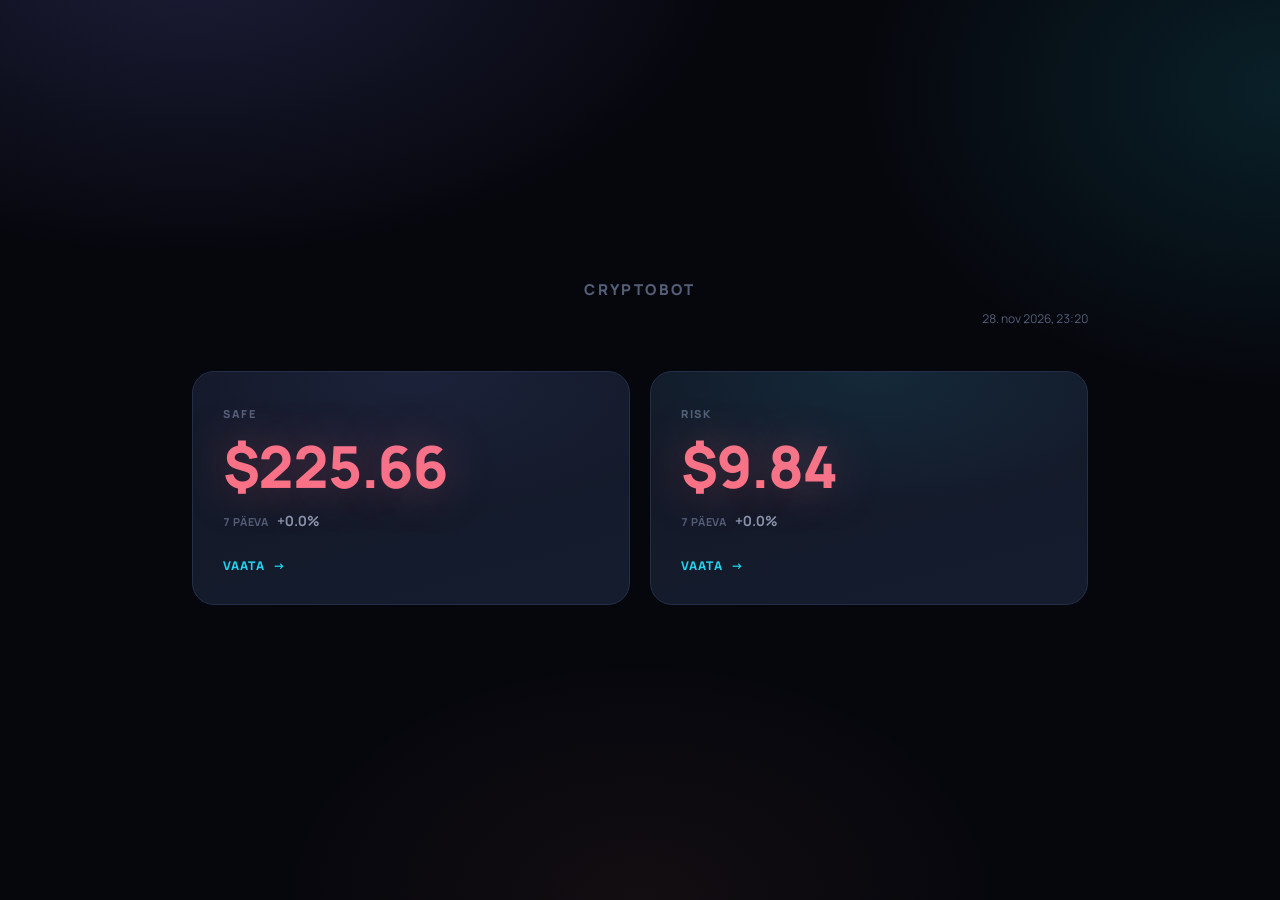
<file: index.html>
<!DOCTYPE html>
<html lang="et">
<head>
<meta charset="UTF-8">
<meta name="viewport" content="width=device-width, initial-scale=1, viewport-fit=cover">
<meta name="theme-color" content="#06070d">
<title>Cryptobot</title>
<link rel="preconnect" href="https://fonts.googleapis.com">
<link rel="preconnect" href="https://fonts.gstatic.com" crossorigin>
<link href="https://fonts.googleapis.com/css2?family=Manrope:wght@400;500;600;700;800;900&display=swap" rel="stylesheet">
<link rel="stylesheet" href="style.css">
</head>
<body>
<div class="landing">
  <div class="landing-head">
    <h1>Cryptobot</h1>
    <div class="updated" id="updated">&nbsp;</div>
  </div>

  <div class="balances">
    <a class="balance-card" href="cryptobot.html" style="--card-glow: rgba(124,127,242,0.16)">
      <div class="label">Safe</div>
      <div class="amount" id="bot-amount">—</div>
      <div class="week" id="bot-week"><span class="week-label">7 päeva</span><span>—</span></div>
      <div class="enter">Vaata <span class="arrow">&rarr;</span></div>
    </a>

    <a class="balance-card" href="moonshot.html" style="--card-glow: rgba(34,211,238,0.16)">
      <div class="label">Risk</div>
      <div class="amount" id="moon-amount">—</div>
      <div class="week" id="moon-week"><span class="week-label">7 päeva</span><span>—</span></div>
      <div class="enter">Vaata <span class="arrow">&rarr;</span></div>
    </a>
  </div>
</div>

<script>
const fmtUsd = (n) => (n === null || n === undefined || isNaN(n)) ? '—'
  : (n < 0 ? '-$' : '$') + Math.abs(n).toLocaleString('en-US', { minimumFractionDigits: 2, maximumFractionDigits: 2 });
const fmtPct = (n) => (n === null || n === undefined || isNaN(n)) ? '—' : (n >= 0 ? '+' : '') + n.toFixed(1) + '%';

async function fetchJson(path, fallback) {
  try {
    const res = await fetch(path + '?t=' + Date.now());
    if (!res.ok) return fallback;
    return await res.json();
  } catch (e) { return fallback; }
}

// Percentage change over the trailing 7 days, from the hourly net-worth
// snapshots each scanner writes. Returns null rather than a made-up number
// when there isn't a data point old enough to compare against yet - a fresh
// deploy has no week of history and shouldn't pretend otherwise.
function weekChangePct(history, currentNetWorth) {
  if (!Array.isArray(history) || history.length === 0 || currentNetWorth == null) return null;
  const weekAgo = Date.now() - 7 * 24 * 3600 * 1000;
  let baseline = null;
  for (const point of history) {
    const t = new Date(point.ts).getTime();
    if (isNaN(t)) continue;
    if (t <= weekAgo) baseline = point;      // keep walking forward to the newest point still older than a week
    else { if (baseline === null) baseline = point; break; }
  }
  if (!baseline || !baseline.net_worth) return null;
  return (currentNetWorth / baseline.net_worth - 1) * 100;
}

function paint(prefix, netWorth, startingBalance, history) {
  const amountEl = document.getElementById(prefix + '-amount');
  const weekEl = document.getElementById(prefix + '-week');

  if (netWorth == null) {
    amountEl.textContent = '—';
    weekEl.innerHTML = '<span class="week-label">7 päeva</span><span>ootab andmeid</span>';
    weekEl.className = 'week flat';
    return;
  }

  amountEl.textContent = fmtUsd(netWorth);
  // Colour the balance by whether the account is up or down overall, so the
  // number itself carries the state without any extra label.
  const vsStart = startingBalance ? netWorth - startingBalance : 0;
  amountEl.className = 'amount ' + (vsStart > 0 ? 'good' : vsStart < 0 ? 'bad' : '');

  const wk = weekChangePct(history, netWorth);
  if (wk === null) {
    weekEl.innerHTML = '<span class="week-label">7 päeva</span><span>vähe ajalugu</span>';
    weekEl.className = 'week flat';
  } else {
    weekEl.innerHTML = '<span class="week-label">7 päeva</span><span>' + fmtPct(wk) + '</span>';
    weekEl.className = 'week ' + (wk > 0 ? 'good' : wk < 0 ? 'bad' : 'flat');
  }
}

async function main() {
  const [botPortfolio, botHistory, moonDash, moonHistory] = await Promise.all([
    fetchJson('data/memecoin_portfolio.json', null),
    fetchJson('data/memecoin_networth_history.json', []),
    fetchJson('data/pumpfun_dashboard.json', null),
    fetchJson('data/pumpfun_networth_history.json', []),
  ]);

  // The bot sleeve has no pre-computed net worth file, but its hourly history
  // does - so use the newest snapshot rather than re-valuing every position
  // in the browser (which would need a live price call per holding).
  let botNet = null;
  if (Array.isArray(botHistory) && botHistory.length) {
    botNet = botHistory[botHistory.length - 1].net_worth;
  } else if (botPortfolio) {
    // Fall back to cost basis until the first snapshot lands.
    botNet = botPortfolio.balance
      + Object.values(botPortfolio.positions || {}).reduce((s, p) => s + (p.amount_usd || 0), 0);
  }
  paint('bot', botNet, 1000, botHistory);

  const moonNet = moonDash ? moonDash.net_worth : null;
  paint('moon', moonNet, moonDash ? moonDash.starting_balance : 1000, moonHistory);

  const stamp = moonDash?.timestamp
    || (botHistory.length ? botHistory[botHistory.length - 1].ts : null);
  document.getElementById('updated').textContent = stamp
    ? new Date(stamp).toLocaleString('et-EE', { dateStyle: 'medium', timeStyle: 'short' })
    : '';
}

main();
setInterval(main, 60000);
</script>
</body>
</html>
</file>
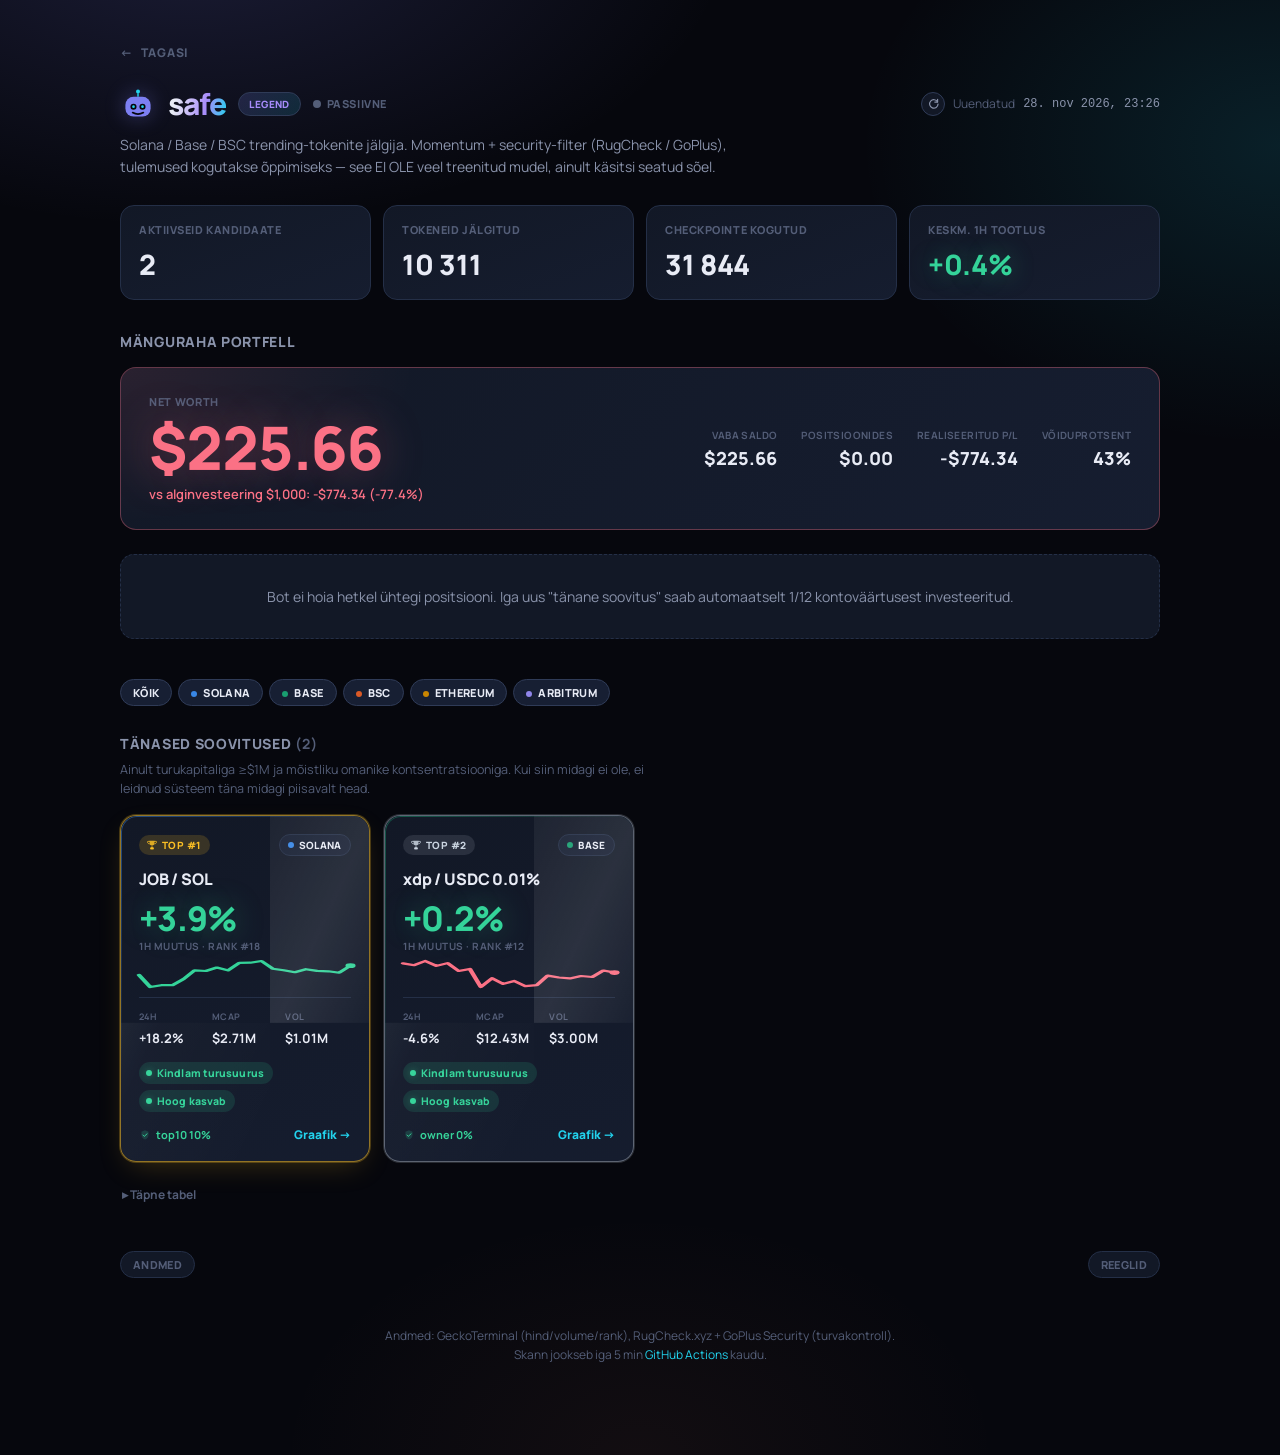
<file: cryptobot.html>
<!doctype html>
<html lang="et">
<head>
<meta charset="utf-8">
<meta name="viewport" content="width=device-width, initial-scale=1">
<title>Safe — Cryptobot</title>
<link rel="preconnect" href="https://fonts.googleapis.com">
<link href="https://fonts.googleapis.com/css2?family=Manrope:wght@400;500;600;700;800;900&display=swap" rel="stylesheet">
<link rel="stylesheet" href="style.css">
</head>
<body>
<div class="wrap">
  <a class="backlink" href="index.html"><span class="arrow">&larr;</span> Tagasi</a>
  <header>
    <div class="h1-row">
      <div class="mascot" id="mascot" aria-hidden="true">
        <svg viewBox="0 0 40 40" width="36" height="36">
          <circle cx="20" cy="6" r="2.2" fill="var(--accent3)"/>
          <line x1="20" y1="8" x2="20" y2="12" stroke="var(--accent3)" stroke-width="1.6"/>
          <rect x="6" y="12" width="28" height="22" rx="9" fill="url(#mascotGrad)"/>
          <circle class="mascot-eye" cx="15" cy="23" r="3.4" fill="var(--bg)"/>
          <circle class="mascot-eye" cx="25" cy="23" r="3.4" fill="var(--bg)"/>
          <circle class="mascot-pupil" cx="15" cy="23" r="1.5" fill="var(--accent3)"/>
          <circle class="mascot-pupil" cx="25" cy="23" r="1.5" fill="var(--accent3)"/>
          <path d="M14 29.5 Q20 33 26 29.5" stroke="var(--bg)" stroke-width="1.8" fill="none" stroke-linecap="round"/>
          <defs>
            <linearGradient id="mascotGrad" x1="0" y1="0" x2="40" y2="40">
              <stop offset="0%" stop-color="var(--accent)"/>
              <stop offset="100%" stop-color="var(--accent2)"/>
            </linearGradient>
          </defs>
        </svg>
      </div>
      <h1><span>safe</span></h1>
      <span class="level-badge" id="level-badge"></span>
      <div class="pulse-wrap"><span class="pulse-dot" id="pulse-dot"></span><span id="pulse-label">—</span></div>
    </div>
    <div class="updated">
      <button class="refresh-btn" id="refresh-btn" title="Värskenda andmeid" aria-label="Värskenda andmeid">
        <svg viewBox="0 0 20 20" fill="none"><path d="M16.2 7.5A6.5 6.5 0 1 0 17 10.8" stroke="currentColor" stroke-width="1.8" stroke-linecap="round"/><path d="M16.3 3.5v4.3h-4.3" stroke="currentColor" stroke-width="1.8" stroke-linecap="round" stroke-linejoin="round"/></svg>
      </button>
      Uuendatud <span class="mono" id="updated-ts">—</span>
    </div>
  </header>
  <p class="subtitle">Solana / Base / BSC trending-tokenite jälgija. Momentum + security-filter (RugCheck / GoPlus), tulemused kogutakse õppimiseks — see EI OLE veel treenitud mudel, ainult käsitsi seatud sõel.</p>

  <div class="tiles" id="tiles"></div>

  <section id="portfolio-section">
    <div class="section-head"><h2>Mänguraha portfell</h2></div>
    <div id="portfolio-hero"></div>
    <h3 class="holdings-title" id="holdings-title"></h3>
    <div id="portfolio-positions" style="margin-top: 12px;"></div>
  </section>

  <div class="chips" id="net-filter" style="margin-bottom: 28px;"></div>

  <section>
    <div class="section-head">
      <h2><span id="coin-section-title">Tänased soovitused</span> <span class="count" id="cand-count"></span></h2>
      <button class="chip" id="show-all-toggle"></button>
    </div>
    <p class="coin-section-sub" id="coin-section-sub"></p>
    <div id="coin-grid"></div>
    <details class="raw-table" id="raw-table-wrap">
      <summary>Täpne tabel</summary>
      <div id="candidates-table"></div>
    </details>
  </section>

  <section>
    <div class="section-head chips" style="margin-bottom: 0;">
      <button class="chip" id="data-toggle">Andmed</button>
      <button class="chip" id="rules-toggle">Reeglid</button>
    </div>

    <div id="data-panel" class="bottom-panel" hidden>
      <div class="section-head" style="margin-top: 24px;"><h2>Turu kaart</h2></div>
      <div id="scatter-wrap"></div>

      <div class="section-head" style="margin-top: 24px;"><h2>Tulemused checkpointide kaupa</h2></div>
      <div id="outcomes"></div>

      <div class="section-head" style="margin-top: 24px;"><h2>Suletud tehingud</h2></div>
      <div id="portfolio-closed"></div>

      <div class="section-head" style="margin-top: 24px;"><h2>Viimased leiud</h2></div>
      <div id="feed"></div>
    </div>

    <div id="rules-panel" class="bottom-panel" hidden>
      <div id="rules-content"></div>
    </div>
  </section>

  <footer>
    Andmed: GeckoTerminal (hind/volume/rank), RugCheck.xyz + GoPlus Security (turvakontroll).<br>
    Skann jookseb iga 5 min <a href="https://github.com/skrrrando/cryptobot" target="_blank" rel="noopener">GitHub Actions</a> kaudu.
  </footer>
</div>

<div id="tooltip"></div>

<script>
const NET_COLOR = { solana: 'var(--net-solana)', base: 'var(--net-base)', bsc: 'var(--net-bsc)', eth: 'var(--net-eth)', arbitrum: 'var(--net-arbitrum)', polygon_pos: 'var(--net-polygon_pos)' };
const NET_COLOR_HEX = { solana: '#3987e5', base: '#199e70', bsc: '#d95926', eth: '#c98500', arbitrum: '#9085e9', polygon_pos: '#d55181' };
const NET_LABEL = { solana: 'Solana', base: 'Base', bsc: 'BSC', eth: 'Ethereum', arbitrum: 'Arbitrum', polygon_pos: 'Polygon' };
const SHIELD_SVG = `<svg viewBox="0 0 20 20" fill="none"><path d="M10 2l6 2.5v4.7c0 4-2.6 7.3-6 8.3-3.4-1-6-4.3-6-8.3V4.5L10 2z" fill="currentColor" opacity="0.18"/><path d="M6.5 10l2.3 2.3L13.5 8" stroke="currentColor" stroke-width="1.6" stroke-linecap="round" stroke-linejoin="round"/></svg>`;
const TROPHY_SVG = `<svg viewBox="0 0 20 20" fill="none"><path d="M6 3h8v4a4 4 0 0 1-8 0V3z" fill="currentColor" opacity="0.85"/><path d="M6 4H3.5a1 1 0 0 0-1 1.2c.3 1.6 1.3 2.7 3 3M14 4h2.5a1 1 0 0 1 1 1.2c-.3 1.6-1.3 2.7-3 3" stroke="currentColor" stroke-width="1.3" stroke-linecap="round"/><path d="M10 11v2.5M7.5 16.5h5M8 14.2h4l.6 2.3H7.4l.6-2.3z" fill="currentColor" stroke="currentColor" stroke-width="1.1" stroke-linejoin="round"/></svg>`;

const fmtUsd = (n) => {
  if (n === null || n === undefined || isNaN(n)) return '—';
  if (Math.abs(n) >= 1e6) return '$' + (n / 1e6).toFixed(2) + 'M';
  if (Math.abs(n) >= 1e3) return '$' + (n / 1e3).toFixed(1) + 'K';
  return (n < 0 ? '-$' : '$') + Math.abs(n).toFixed(Math.abs(n) > 0 && Math.abs(n) < 1 ? 4 : 2);
};
// Full precision, never abbreviated to K/M - for the Net Worth hero number,
// which is exactly the figure the user wants to read exactly, not rounded.
const fmtUsdFull = (n) => {
  if (n === null || n === undefined || isNaN(n)) return '—';
  return (n < 0 ? '-$' : '$') + Math.abs(n).toLocaleString('en-US', { minimumFractionDigits: 2, maximumFractionDigits: 2 });
};
// Memecoin entry prices are often fractions of a cent (e.g. $0.00000734) -
// toFixed(2) would just print "$0.00" for almost every token, so this shows
// enough decimal places to keep the first couple of significant digits.
const fmtPrice = (n) => {
  if (n === null || n === undefined || isNaN(n) || n <= 0) return '—';
  if (n >= 1) return '$' + n.toFixed(4).replace(/0+$/, '').replace(/\.$/, '');
  const decimals = Math.min(12, Math.max(2, -Math.floor(Math.log10(n)) + 2));
  return '$' + n.toFixed(decimals);
};
const fmtPct = (n) => {
  if (n === null || n === undefined || isNaN(n)) return '—';
  return (n >= 0 ? '+' : '') + n.toFixed(1) + '%';
};
const pctClass = (n) => (n === null || n === undefined || isNaN(n)) ? '' : (n >= 0 ? 'good' : 'bad');
const timeAgo = (isoStr) => {
  if (!isoStr) return '—';
  const diffMs = Date.now() - new Date(isoStr).getTime();
  const mins = Math.round(diffMs / 60000);
  if (mins < 1) return 'nüüd';
  if (mins < 60) return mins + ' min';
  const hrs = Math.round(mins / 60);
  if (hrs < 24) return hrs + ' h';
  return Math.round(hrs / 24) + ' päeva';
};
const geckoterminalLink = (network, poolAddress) => `https://www.geckoterminal.com/${network}/pools/${poolAddress}`;
const asFloat = (v) => { const n = parseFloat(v); return isNaN(n) ? 0 : n; };

// ---- Quick-read tags: short, plain-language "what's good / what to watch" --
// Simple threshold rules over the same fields already shown elsewhere on the
// card - not a hidden score, just a faster way to read numbers you can also
// see spelled out. Every candidate here already passed the hard security
// gate, so "caution" tags are about degree, not a pass/fail result.
// Mirrors scan_memecoins.py's classify_recommendation() - down to the two
// conditions that actually tested as significant against 985 tracked
// candidates (permutation test, 360min horizon): mcap >= $1M (p=0.008) and
// concentration not too high (p=0.047). Every other tag this used to check
// (momentum, 24h trend, holder growth, wash-trading, whale share, liquidity
// lock, market risk-off) tested as noise or turned out to be permanently
// dead (GeckoTerminal never once returns locked_liquidity_percentage; real
// SOL h1 moves never got near the old risk-off threshold) - see the Python
// function's own docstring for the full numbers. Still shown as informational
// context below, just no longer part of the pass/fail decision.
function getTags(c) {
  const mcap = c.market_cap_usd || 0;
  const sec = c.security || {};
  const concentration = c.network === 'solana' ? sec.top10_pct : sec.owner_creator_pct;
  const concHigh = c.network === 'solana' ? 30 : 10;

  const passed = mcap >= 1000000 && (concentration == null || concentration <= concHigh);

  const good = [], caution = [];
  if (mcap >= 1000000) good.push('Kindlam turusuurus');
  if (concentration != null && concentration > concHigh) caution.push('Kontsentreeritud omanikud');

  // Informational only, from here down - not part of `passed`.
  const accel = c.features?.h1_accel;
  const h24 = asFloat(c.price_change_pct?.h24);
  const holderGrowth = sec.holder_growth_pct;
  if (accel != null && accel > 0) good.push('Hoog kasvab');
  if (h24 >= 20) good.push('Tugev 24h trend');
  if (holderGrowth != null && holderGrowth >= 5) good.push('Hoidjaid juurde tuleb');
  if (mcap > 0 && mcap < 200000) caution.push('Väike turg');
  if (sec.whale_buyer_pct != null && sec.whale_buyer_pct >= 40) caution.push('Üks rahakott domineerib');
  if (holderGrowth != null && holderGrowth < 0) caution.push('Hoidjad lahkumas');

  return { passed, good: good.slice(0, 2), caution: caution.slice(0, 2) };
}

async function fetchJson(path, fallback) {
  try {
    const res = await fetch(path + '?t=' + Date.now());
    if (!res.ok) return fallback;
    return await res.json();
  } catch (e) { return fallback; }
}
async function fetchJsonl(path) {
  try {
    const res = await fetch(path + '?t=' + Date.now());
    if (!res.ok) return [];
    const text = await res.text();
    return text.split('\n').filter(Boolean).map(line => {
      try { return JSON.parse(line); } catch (e) { return null; }
    }).filter(Boolean);
  } catch (e) { return []; }
}

// ---- live price lookup for open positions (mirrors scan_memecoins.py's
// fetch_pool_price - same public, keyless GeckoTerminal endpoint) ----------
async function fetchLivePrice(network, poolAddress) {
  try {
    const res = await fetch(`https://api.geckoterminal.com/api/v2/networks/${network}/pools/${poolAddress}`);
    if (!res.ok) return null;
    const data = await res.json();
    return asFloat(data?.data?.attributes?.base_token_price_usd) || null;
  } catch (e) { return null; }
}

// ---- animated count-up for stat tiles -------------------------------------
function animateNetWorth(el, target) {
  if (!el) return;
  const start = 0, dur = 900, t0 = performance.now();
  function step(t) {
    const p = Math.min((t - t0) / dur, 1);
    const eased = 1 - Math.pow(1 - p, 3);
    el.textContent = fmtUsdFull(start + (target - start) * eased);
    if (p < 1) requestAnimationFrame(step);
  }
  requestAnimationFrame(step);
}

function animateCount(el, target, isPct) {
  const start = 0, dur = 700, t0 = performance.now();
  function step(t) {
    const p = Math.min((t - t0) / dur, 1);
    const eased = 1 - Math.pow(1 - p, 3);
    const val = start + (target - start) * eased;
    el.textContent = isPct ? (val >= 0 ? '+' : '') + val.toFixed(1) + '%' : Math.round(val).toLocaleString('et-EE');
    if (p < 1) requestAnimationFrame(step);
  }
  requestAnimationFrame(step);
}

function renderTile(label, value, cls, animateTo, isPct) {
  const id = 'tile-' + Math.random().toString(36).slice(2, 8);
  return { html: `<div class="tile"><div class="label">${label}</div><div class="value ${cls || ''}" id="${id}">${animateTo == null ? value : '0'}</div></div>`, id, target: animateTo, isPct };
}

// ---- Tooltip -------------------------------------------------------------
const tooltipEl = document.getElementById('tooltip');
function showTooltip(evt, titleText, rows) {
  tooltipEl.innerHTML = '';
  const title = document.createElement('div');
  title.className = 'tt-title';
  title.textContent = titleText;
  tooltipEl.appendChild(title);
  rows.forEach(([label, value, color]) => {
    const row = document.createElement('div');
    row.className = 'tt-row';
    const left = document.createElement('span');
    if (color) {
      const key = document.createElement('span');
      key.className = 'tt-key';
      key.style.background = color;
      left.appendChild(key);
    }
    left.appendChild(document.createTextNode(label));
    const right = document.createElement('b');
    right.textContent = value;
    row.appendChild(left);
    row.appendChild(right);
    tooltipEl.appendChild(row);
  });
  tooltipEl.classList.add('show');
  moveTooltip(evt);
}
function moveTooltip(evt) {
  const x = evt.clientX ?? (evt.target.getBoundingClientRect().left + evt.target.getBoundingClientRect().width / 2);
  const y = evt.clientY ?? evt.target.getBoundingClientRect().top;
  const pad = 16;
  let left = x + pad, top = y + pad;
  if (left + 230 > window.innerWidth) left = x - 230 - pad;
  if (top + 120 > window.innerHeight) top = y - 120 - pad;
  tooltipEl.style.left = left + 'px';
  tooltipEl.style.top = top + 'px';
}
function hideTooltip() { tooltipEl.classList.remove('show'); }

// ---- Coin card grid: the game-board (primary candidates view) -----------
const RECOMMENDED_CAP = 6; // "a couple of good ones a day", not the whole list

function renderSparkline(history) {
  if (!history || history.length < 2) return '';
  const values = history.map(h => h.h1);
  const min = Math.min(...values), max = Math.max(...values);
  const range = (max - min) || 1;
  const w = 100, h = 26;
  const points = values.map((v, i) => {
    const x = (i / (values.length - 1)) * w;
    const y = h - ((v - min) / range) * h;
    return `${x.toFixed(1)},${y.toFixed(1)}`;
  }).join(' ');
  const rising = values[values.length - 1] >= values[0];
  const color = rising ? 'var(--good)' : 'var(--bad)';
  const lastX = w, lastY = h - ((values[values.length - 1] - min) / range) * h;
  return `<svg class="sparkline" viewBox="0 0 ${w} ${h}" preserveAspectRatio="none">
    <polyline points="${points}" fill="none" stroke="${color}" stroke-width="2.2" stroke-linecap="round" stroke-linejoin="round"/>
    <circle cx="${lastX.toFixed(1)}" cy="${lastY.toFixed(1)}" r="2.4" fill="${color}"/>
  </svg>`;
}

function renderCoinGrid(candidates, activeNetworks, showAll, hotState) {
  const grid = document.getElementById('coin-grid');
  const countEl = document.getElementById('cand-count');
  const titleEl = document.getElementById('coin-section-title');
  const subEl = document.getElementById('coin-section-sub');
  const toggleBtn = document.getElementById('show-all-toggle');

  const allVisible = candidates.filter(c => activeNetworks.has(c.network))
    .sort((a, b) => asFloat(b.price_change_pct?.h1) - asFloat(a.price_change_pct?.h1));

  const withTags = allVisible.map(c => ({ c, tags: getTags(c) }));
  const recommended = withTags.filter(x => x.tags.passed)
    .slice(0, RECOMMENDED_CAP);

  const shown = showAll ? withTags : recommended;

  titleEl.textContent = showAll ? 'Kõik kandidaadid' : 'Tänased soovitused';
  countEl.textContent = shown.length ? `(${shown.length})` : '';
  subEl.textContent = showAll
    ? 'Kõik momentum + security filtri läbinud tokenid, halvimast parimani.'
    : 'Ainult turukapitaliga ≥$1M ja mõistliku omanike kontsentratsiooniga. Kui siin midagi ei ole, ei leidnud süsteem täna midagi piisavalt head.';

  toggleBtn.textContent = showAll ? `← Ainult soovitused` : `Kõik kandidaadid (${allVisible.length})`;
  toggleBtn.style.display = allVisible.length > recommended.length || showAll ? '' : 'none';

  if (candidates.length === 0) {
    grid.innerHTML = `<div class="empty">Hetkel ühtegi kandidaati ei ole. Bot skannib iga 5 min ja alertib Telegramis, kui midagi läbi mõlema filtri (momentum + security) tuleb.</div>`;
    return;
  }
  if (allVisible.length === 0) {
    grid.innerHTML = `<div class="empty">Valitud võrgul kandidaate pole.</div>`;
    return;
  }
  if (shown.length === 0) {
    grid.innerHTML = `<div class="empty">Süsteem eelistab täna mitte midagi soovitada, kui midagi selget silma ei jää — vaata "Kõik kandidaadid", kui tahad ise kõiki läbi vaadata.</div>`;
    return;
  }

  const medalNames = { 1: 'TOP #1', 2: 'TOP #2', 3: 'TOP #3' };

  grid.innerHTML = `<div class="coin-grid">${shown.map(({ c, tags }, i) => {
    const medal = i < 3 ? i + 1 : null;
    const h1 = asFloat(c.price_change_pct?.h1);
    const h24 = asFloat(c.price_change_pct?.h24);
    const vol = asFloat(c.volume_usd?.h24);
    const sec = c.security || {};
    const secLine = c.network === 'solana' ? `top10 ${sec.top10_pct?.toFixed(0) ?? '—'}%` : `owner ${sec.owner_creator_pct?.toFixed(0) ?? '—'}%`;
    const tagRows = (tags.good.length || tags.caution.length) ? `<div class="tag-rows">
        ${tags.good.length ? `<div class="tag-row">${tags.good.map(t => `<span class="tag good"><span class="tag-dot"></span>${t}</span>`).join('')}</div>` : ''}
        ${tags.caution.length ? `<div class="tag-row">${tags.caution.map(t => `<span class="tag caution"><span class="tag-dot"></span>${t}</span>`).join('')}</div>` : ''}
      </div>` : '';
    return `<div class="coin-card ${medal ? 'medal-' + medal : ''}" style="--net-color:${NET_COLOR_HEX[c.network]}; animation-delay:${Math.min(i * 35, 400)}ms">
      <div class="card-top">
        ${medal ? `<span class="medal-badge medal-${medal}">${TROPHY_SVG}${medalNames[medal]}</span>` : `<span class="net-badge"><span class="dot" style="background:${NET_COLOR[c.network]}"></span>${NET_LABEL[c.network]}</span>`}
        ${medal ? `<span class="net-badge"><span class="dot" style="background:${NET_COLOR[c.network]}"></span>${NET_LABEL[c.network]}</span>` : ''}
      </div>
      <div class="card-name">${c.name}</div>
      <div class="card-hero ${pctClass(h1)}">${fmtPct(h1)}</div>
      <div class="card-hero-label">1h muutus · rank #${c.rank}</div>
      ${renderSparkline(hotState?.[c.id]?.history)}
      <div class="card-stats">
        <div><span class="stat-label">24h</span><span class="stat-val ${pctClass(h24)}">${fmtPct(h24)}</span></div>
        <div><span class="stat-label">Mcap</span><span class="stat-val">${fmtUsd(c.market_cap_usd)}</span></div>
        <div><span class="stat-label">Vol</span><span class="stat-val">${fmtUsd(vol)}</span></div>
      </div>
      ${tagRows}
      <div class="card-footer">
        <span class="shield-badge">${SHIELD_SVG}${secLine}</span>
        <a class="card-link" href="${geckoterminalLink(c.network, c.address)}" target="_blank" rel="noopener">Graafik →</a>
      </div>
    </div>`;
  }).join('')}</div>`;
}

// ---- Scatter chart: 1h% vs market cap (log), sized by 24h volume --------
function renderScatter(candidates, activeNetworks) {
  const wrap = document.getElementById('scatter-wrap');
  const visible = candidates.filter(c => activeNetworks.has(c.network));
  if (candidates.length === 0) { wrap.innerHTML = ''; return; }
  if (visible.length === 0) { wrap.innerHTML = `<div class="empty">Valitud võrgul kandidaate pole.</div>`; return; }

  const W = 900, H = 320, M = { top: 16, right: 24, bottom: 34, left: 54 };
  const iw = W - M.left - M.right, ih = H - M.top - M.bottom;

  const h1Vals = visible.map(c => asFloat(c.price_change_pct?.h1));
  const mcapVals = visible.map(c => Math.max(c.market_cap_usd || 1, 1));
  const volVals = visible.map(c => asFloat(c.volume_usd?.h24));

  const xMax = Math.max(...h1Vals, 10) * 1.12;
  const yMin = Math.min(...mcapVals, 50000) * 0.7;
  const yMax = Math.max(...mcapVals) * 1.6;
  const volMax = Math.max(...volVals, 1);

  const xScale = (v) => M.left + (v / xMax) * iw;
  const yScale = (v) => M.top + ih - ((Math.log(Math.max(v, yMin)) - Math.log(yMin)) / (Math.log(yMax) - Math.log(yMin))) * ih;
  const rScale = (v) => 5 + Math.sqrt(Math.max(v, 0) / volMax) * 16;

  const yTicks = [];
  for (let p = 4; p <= 9; p++) { const v = Math.pow(10, p); if (v >= yMin && v <= yMax) yTicks.push(v); }
  const xTicks = [0, xMax * 0.25, xMax * 0.5, xMax * 0.75, xMax].map(v => Math.round(v));

  let svg = `<svg viewBox="0 0 ${W} ${H}" role="img" aria-label="Kandidaadid: 1h muutus vs turukapitalisatsioon">`;
  yTicks.forEach(v => {
    const y = yScale(v);
    svg += `<line class="grid-line" x1="${M.left}" x2="${W - M.right}" y1="${y}" y2="${y}"/>`;
    svg += `<text class="axis-text" x="${M.left - 8}" y="${y + 3}" text-anchor="end">${fmtUsd(v)}</text>`;
  });
  xTicks.forEach(v => {
    const x = xScale(v);
    svg += `<text class="axis-text" x="${x}" y="${H - M.bottom + 18}" text-anchor="middle">${v >= 0 ? '+' : ''}${v}%</text>`;
  });
  svg += `<line class="zero-line" x1="${M.left}" x2="${M.left}" y1="${M.top}" y2="${H - M.bottom}"/>`;
  svg += `<line class="zero-line" x1="${M.left}" x2="${W - M.right}" y1="${H - M.bottom}" y2="${H - M.bottom}"/>`;
  svg += `<text class="axis-text" x="${M.left + iw / 2}" y="${H - 2}" text-anchor="middle">1h hinnamuutus</text>`;

  const sorted = [...visible].sort((a, b) => asFloat(b.volume_usd?.h24) - asFloat(a.volume_usd?.h24));
  sorted.forEach((c, i) => {
    const h1 = asFloat(c.price_change_pct?.h1);
    const mcap = Math.max(c.market_cap_usd || 1, 1);
    const vol = asFloat(c.volume_usd?.h24);
    const x = xScale(h1), y = yScale(mcap), r = rScale(vol);
    const color = `var(--net-${c.network})`;
    const hitR = Math.max(r + 8, 14);
    svg += `<circle class="hit-area" data-idx="${i}" cx="${x}" cy="${y}" r="${hitR}" tabindex="0" role="button" aria-label="${c.name}"/>`;
    svg += `<circle class="mark dot-ring" cx="${x}" cy="${y}" r="${r}" fill="${color}" opacity="0.9"/>`;
  });
  svg += `</svg>`;

  wrap.innerHTML = `<div class="chart-card">
    <div class="chart-legend">${['solana','base','bsc','eth','arbitrum','polygon_pos'].filter(n => activeNetworks.has(n)).map(n =>
      `<span class="item"><span class="swatch" style="background:${NET_COLOR[n]}"></span>${NET_LABEL[n]}</span>`
    ).join('')}<span class="item" style="margin-left:auto; color:var(--text-faint);">suurus = 24h volume</span></div>
    ${svg}
  </div>`;

  wrap.querySelectorAll('.hit-area').forEach(el => {
    const c = sorted[parseInt(el.dataset.idx, 10)];
    const rows = [
      ['1h muutus', fmtPct(asFloat(c.price_change_pct?.h1))],
      ['24h muutus', fmtPct(asFloat(c.price_change_pct?.h24))],
      ['Turukapital', fmtUsd(c.market_cap_usd)],
      ['24h volume', fmtUsd(asFloat(c.volume_usd?.h24))],
      ['Rank', '#' + c.rank],
    ];
    const title = `${c.name} · ${NET_LABEL[c.network]}`;
    el.addEventListener('mouseenter', (e) => showTooltip(e, title, rows));
    el.addEventListener('mousemove', moveTooltip);
    el.addEventListener('mouseleave', hideTooltip);
    el.addEventListener('focus', (e) => showTooltip(e, title, rows));
    el.addEventListener('blur', hideTooltip);
  });
}

// ---- Candidates table (accessibility fallback, collapsed by default) ----
function renderCandidatesTable(candidates, activeNetworks) {
  const el = document.getElementById('candidates-table');
  const visible = candidates.filter(c => activeNetworks.has(c.network))
    .sort((a, b) => asFloat(b.price_change_pct?.h1) - asFloat(a.price_change_pct?.h1));
  if (visible.length === 0) { el.innerHTML = ''; return; }
  el.innerHTML = `<div class="table-wrap"><table>
    <thead><tr><th>Token</th><th>Võrk</th><th class="num">Rank</th><th class="num">1h</th><th class="num">24h</th><th class="num">Mcap</th><th class="num">Security</th><th></th></tr></thead>
    <tbody>${visible.map(c => {
      const sec = c.security || {};
      const secLine = c.network === 'solana' ? `top10 ${sec.top10_pct?.toFixed(0) ?? '—'}%` : `owner ${sec.owner_creator_pct?.toFixed(0) ?? '—'}%`;
      const rv = c.features?.rank_velocity;
      return `<tr>
        <td class="row-name">${c.name}</td>
        <td><span class="net-badge"><span class="dot" style="background:${NET_COLOR[c.network]}"></span>${NET_LABEL[c.network]}</span></td>
        <td class="num mono">#${c.rank}${rv != null ? `<span style="color:var(--text-faint)"> (${rv >= 0 ? '+' : ''}${rv})</span>` : ''}</td>
        <td class="num mono ${pctClass(asFloat(c.price_change_pct?.h1))}">${fmtPct(asFloat(c.price_change_pct?.h1))}</td>
        <td class="num mono ${pctClass(asFloat(c.price_change_pct?.h24))}">${fmtPct(asFloat(c.price_change_pct?.h24))}</td>
        <td class="num mono">${fmtUsd(c.market_cap_usd)}</td>
        <td class="num mono" style="color:var(--text-muted); font-size:12px;">${secLine}</td>
        <td class="num"><a class="row-link" href="${geckoterminalLink(c.network, c.address)}" target="_blank" rel="noopener">graafik →</a></td>
      </tr>`;
    }).join('')}</tbody>
  </table></div>`;
}

// ---- Checkpoint outcomes: diverging bars + table -------------------------
function renderOutcomes(labelRows, activeNetworks) {
  const el = document.getElementById('outcomes');
  const checkpoints = labelRows.filter(r => r.row_type === 'checkpoint' && activeNetworks.has(r.network));
  if (checkpoints.length === 0) {
    el.innerHTML = `<div class="empty">Checkpointe pole veel kogunenud — esimesed tulemused ilmuvad 10 min pärast esimest kandidaati. Kannatust: see ongi mõte, mitte kiirustada mudeliga enne kui andmeid on.</div>`;
    return;
  }
  const offsets = [10, 30, 60, 180, 360];
  const offsetLabel = { 10: '10 min', 30: '30 min', 60: '1 h', 180: '3 h', 360: '6 h' };
  const rows = offsets.map(off => {
    const rs = checkpoints.filter(r => r.offset_minutes === off && r.return_pct != null);
    if (rs.length === 0) return { off, n: 0 };
    const avg = rs.reduce((s, r) => s + r.return_pct, 0) / rs.length;
    const winRate = rs.filter(r => r.return_pct > 0).length / rs.length * 100;
    return { off, n: rs.length, avg, winRate };
  });
  const maxAbs = Math.max(...rows.map(r => Math.abs(r.avg || 0)), 1);

  const bars = rows.map(r => {
    if (!r.n) return `<div class="bar-row"><span class="off-label">${offsetLabel[r.off]}</span><div class="bar-track"><div class="zero-mark" style="left:50%"></div></div><span class="bar-val mono" style="color:var(--text-faint)">—</span></div>`;
    const pct = Math.min(Math.abs(r.avg) / maxAbs * 50, 50);
    const cls = r.avg >= 0 ? 'good' : 'bad';
    const left = r.avg >= 0 ? '50%' : (50 - pct) + '%';
    return `<div class="bar-row">
      <span class="off-label">${offsetLabel[r.off]}</span>
      <div class="bar-track">
        <div class="zero-mark" style="left:50%"></div>
        <div class="bar-fill ${cls}" style="left:${left}; width:${pct}%"></div>
      </div>
      <span class="bar-val mono ${pctClass(r.avg)}">${fmtPct(r.avg)} <span class="bar-n">(n=${r.n})</span></span>
    </div>`;
  }).join('');

  const tableRows = rows.map(r => `<tr>
      <td>${offsetLabel[r.off]}</td>
      <td class="num mono">${r.n}</td>
      <td class="num mono ${r.n ? pctClass(r.avg) : ''}">${r.n ? fmtPct(r.avg) : '—'}</td>
      <td class="num mono">${r.n ? r.winRate.toFixed(0) + '%' : '—'}</td>
    </tr>`).join('');

  el.innerHTML = `
    <div class="chart-card" style="margin-bottom: 12px;">${bars}</div>
    <details class="raw-table"><summary>Täpne tabel</summary>
      <div class="table-wrap"><table>
        <thead><tr><th>Checkpoint</th><th class="num">Vaatlusi</th><th class="num">Keskmine tootlus</th><th class="num">Võiduprotsent</th></tr></thead>
        <tbody>${tableRows}</tbody>
      </table></div>
    </details>`;
}

// ---- Recent finds feed ----------------------------------------------------
function renderFeed(labelRows, activeNetworks) {
  const el = document.getElementById('feed');
  const entries = labelRows.filter(r => r.row_type === 'entry' && activeNetworks.has(r.network))
    .sort((a, b) => new Date(b.entry_ts) - new Date(a.entry_ts)).slice(0, 20);
  if (entries.length === 0) {
    el.innerHTML = `<div class="empty">Pole veel ühtegi leidu. Esimene ilmub siia kohe, kui mõni token mõlemast filtrist läbi saab.</div>`;
    return;
  }
  el.innerHTML = `<div class="table-wrap">${entries.map(e => `<div class="feed-item">
    <span class="ts mono">${timeAgo(e.entry_ts)}</span>
    <span class="net-badge"><span class="dot" style="background:${NET_COLOR[e.network]}"></span>${NET_LABEL[e.network]}</span>
    <span class="row-name">${e.name}</span>
    <span class="mono" style="color: var(--text-faint); margin-left: auto;">${fmtUsd(e.entry_mcap_usd)} mcap</span>
  </div>`).join('')}</div>`;
}

// ---- Play-money portfolio ---------------------------------------------------
// ---- Trader level badge - purely for fun, based on how many trades closed -
function renderLevelBadge(portfolio) {
  const el = document.getElementById('level-badge');
  const n = portfolio?.closed?.length ?? 0;
  let label;
  if (n === 0) label = 'Uustulnuk';
  else if (n < 5) label = 'Kaubleja';
  else if (n < 15) label = 'Proff';
  else label = 'Legend';
  el.textContent = label;
}

// ---- Confetti burst - fires once per page load when there's something to
// celebrate (a recent winning trade, or a candidate mooning). Self-contained
// canvas animation, no dependency, removes itself when done. -------------
function fireConfetti() {
  const canvas = document.createElement('canvas');
  canvas.style.cssText = 'position:fixed; inset:0; width:100vw; height:100vh; pointer-events:none; z-index:9999;';
  document.body.appendChild(canvas);
  const ctx = canvas.getContext('2d');
  const dpr = window.devicePixelRatio || 1;
  canvas.width = window.innerWidth * dpr;
  canvas.height = window.innerHeight * dpr;
  ctx.scale(dpr, dpr);
  const colors = ['#3987e5', '#199e70', '#d95926', '#fbbf24', '#a78bfa', '#34d399'];
  const particles = Array.from({ length: 90 }, () => ({
    x: Math.random() * window.innerWidth,
    y: -20 - Math.random() * 200,
    vx: (Math.random() - 0.5) * 3,
    vy: 2 + Math.random() * 3,
    size: 4 + Math.random() * 5,
    color: colors[Math.floor(Math.random() * colors.length)],
    rot: Math.random() * Math.PI * 2,
    vrot: (Math.random() - 0.5) * 0.3,
  }));
  let frame = 0;
  const maxFrames = 220;
  function tick() {
    ctx.clearRect(0, 0, window.innerWidth, window.innerHeight);
    particles.forEach(p => {
      p.x += p.vx; p.y += p.vy; p.vy += 0.02; p.rot += p.vrot;
      ctx.save();
      ctx.translate(p.x, p.y);
      ctx.rotate(p.rot);
      ctx.fillStyle = p.color;
      ctx.globalAlpha = Math.max(0, 1 - frame / maxFrames);
      ctx.fillRect(-p.size / 2, -p.size / 2, p.size, p.size * 0.6);
      ctx.restore();
    });
    frame++;
    if (frame < maxFrames) requestAnimationFrame(tick);
    else canvas.remove();
  }
  requestAnimationFrame(tick);
}

function maybeFireConfetti(portfolio, candidates) {
  if (window.matchMedia?.('(prefers-reduced-motion: reduce)').matches) return;
  const closed = portfolio?.closed ?? [];
  const now = Date.now();
  const recentWin = closed.some(c => c.pnl_usd > 0 && (now - new Date(c.exit_ts).getTime()) < 30 * 60 * 1000);
  const bigMover = candidates.some(c => asFloat(c.price_change_pct?.h1) >= 50);
  if (recentWin || bigMover) fireConfetti();
}

async function renderPortfolio(portfolio, hotState) {
  const heroEl = document.getElementById('portfolio-hero');
  const holdingsTitleEl = document.getElementById('holdings-title');
  const posEl = document.getElementById('portfolio-positions');
  const closedEl = document.getElementById('portfolio-closed');

  const balance = portfolio?.balance ?? 1000;
  // Biggest position first, smallest last - "column 1" is always the trade
  // with the most money in it, matching how big a bet the bot actually made.
  const positions = Object.entries(portfolio?.positions ?? {})
    .sort((a, b) => b[1].amount_usd - a[1].amount_usd);
  const closed = portfolio?.closed ?? [];

  const invested = positions.reduce((s, [, p]) => s + p.amount_usd, 0);
  const realizedPl = closed.reduce((s, c) => s + c.pnl_usd, 0);
  const wins = closed.filter(c => c.pnl_usd >= 0).length;
  const winRate = closed.length ? (wins / closed.length * 100) : null;

  holdingsTitleEl.textContent = positions.length
    ? `Sinu positsioonid (${positions.length}) — suurimast väikseimani`
    : '';

  // Render positions with a loading placeholder first (net worth needs
  // every live price in hand before it can be computed, but the cards
  // themselves can still appear immediately). Reuses the exact .coin-card
  // look from the recommendations grid (medal badges, colored hero number,
  // momentum sparkline, stat row) instead of a separate visual language.
  const medalNames = { 1: 'TOP #1', 2: 'TOP #2', 3: 'TOP #3' };
  if (positions.length === 0) {
    posEl.innerHTML = `<div class="empty">Bot ei hoia hetkel ühtegi positsiooni. Iga uus "tänane soovitus" saab automaatselt 1/12 kontoväärtusest investeeritud.</div>`;
  } else {
    posEl.innerHTML = `<div class="coin-grid">${positions.map(([poolId, p], i) => {
      const rank = i + 1;
      const medal = rank <= 3 ? rank : null;
      return `<div class="coin-card ${medal ? 'medal-' + medal : ''}" style="--net-color:${NET_COLOR_HEX[p.network]}; animation-delay:${Math.min(i * 35, 400)}ms" data-pool-id="${poolId}">
        <div class="card-top">
          ${medal ? `<span class="medal-badge medal-${medal}">${TROPHY_SVG}${medalNames[medal]}</span>` : `<span class="pos-badge">#${rank}</span>`}
          <span class="net-badge"><span class="dot" style="background:${NET_COLOR[p.network]}"></span>${NET_LABEL[p.network]}</span>
        </div>
        <div class="card-name">${p.name}</div>
        <div class="card-hero pending h-pl">laen...</div>
        <div class="card-hero-label h-pl-label">${timeAgo(p.entry_ts)} tagasi ostetud</div>
        ${renderSparkline(hotState?.[poolId]?.history)}
        <div class="card-stats">
          <div><span class="stat-label">Alghind</span><span class="stat-val">${fmtPrice(p.entry_price_usd)}</span></div>
          <div><span class="stat-label">Investeeritud</span><span class="stat-val">${fmtUsd(p.amount_usd)}</span></div>
          <div><span class="stat-label">Väärtus nüüd</span><span class="stat-val h-val">—</span></div>
        </div>
        ${p.dca_count ? `<div class="tag-rows"><div class="tag-row"><span class="tag info"><span class="tag-dot"></span>Juurde ostetud</span></div></div>` : ''}
        <div class="card-footer">
          <span class="shield-badge">${SHIELD_SVG}${p.qty ? p.qty.toLocaleString('en-US', {maximumFractionDigits: 2}) : '—'} tk</span>
          <a class="card-link" href="${geckoterminalLink(p.network, p.pool_address)}" target="_blank" rel="noopener">Graafik →</a>
        </div>
      </div>`;
    }).join('')}</div>`;
  }

  // Fetch every open position's live price in parallel, once, so both the
  // per-position P/L cards AND the net-worth hero number use the same
  // figures (fetching twice could show two slightly different prices).
  const livePrices = await Promise.all(positions.map(async ([poolId, p]) => {
    const price = await fetchLivePrice(p.network, p.pool_address);
    return { poolId, p, price };
  }));

  let currentPositionsValue = 0;
  livePrices.forEach(({ poolId, p, price }) => {
    const card = posEl.querySelector(`.coin-card[data-pool-id="${CSS.escape(poolId)}"]`);
    const plEl = card?.querySelector('.h-pl');
    const labelEl = card?.querySelector('.h-pl-label');
    const valEl = card?.querySelector('.h-val');
    if (price == null || p.entry_price_usd <= 0) {
      currentPositionsValue += p.amount_usd; // fall back to cost basis if the live fetch failed
      if (plEl) { plEl.textContent = '—'; plEl.classList.remove('pending'); }
      return;
    }
    const value = p.qty * price;
    currentPositionsValue += value;
    const pl = value - p.amount_usd;
    const plPct = (pl / p.amount_usd) * 100;
    const plCls = pctClass(pl);
    if (plEl) {
      plEl.classList.remove('pending');
      plEl.classList.add(plCls);
      plEl.textContent = fmtPct(plPct);
    }
    if (labelEl) {
      labelEl.innerHTML = `<span class="pl-dollar ${plCls}">${pl >= 0 ? '+' : ''}${fmtUsd(pl)}</span> · ${timeAgo(p.entry_ts)} tagasi ostetud`;
    }
    if (valEl) {
      valEl.textContent = fmtUsd(value);
      valEl.classList.add(plCls);
    }
  });

  const netWorth = balance + currentPositionsValue;
  const totalReturn = netWorth - 1000;
  const totalReturnPct = (totalReturn / 1000) * 100;
  const moodClass = totalReturn > 0 ? 'winning' : totalReturn < 0 ? 'losing' : '';

  heroEl.innerHTML = `<div class="portfolio-hero ${moodClass}">
    <div class="portfolio-balance">
      <div class="label">Net worth</div>
      <div class="value ${pctClass(totalReturn)}" id="net-worth-value">${fmtUsdFull(balance)}</div>
      <div class="starting ${pctClass(totalReturn)}">vs alginvesteering $1,000: ${totalReturn >= 0 ? '+' : ''}${fmtUsdFull(totalReturn)} (${fmtPct(totalReturnPct)})</div>
    </div>
    <div class="portfolio-stats">
      <div class="stat"><div class="label">Vaba saldo</div><div class="val">${fmtUsd(balance)}</div></div>
      <div class="stat"><div class="label">Positsioonides</div><div class="val">${fmtUsd(currentPositionsValue)}</div></div>
      <div class="stat"><div class="label">Realiseeritud P/L</div><div class="val ${pctClass(realizedPl)}">${realizedPl >= 0 ? '+' : ''}${fmtUsd(realizedPl)}</div></div>
      <div class="stat"><div class="label">Võiduprotsent</div><div class="val">${winRate != null ? winRate.toFixed(0) + '%' : '—'}</div></div>
    </div>
  </div>`;
  animateNetWorth(document.getElementById('net-worth-value'), netWorth);

  if (closed.length === 0) {
    closedEl.innerHTML = `<div class="empty">Ühtegi tehingut pole veel suletud - positsioonid müüakse 6h checkpointi juures.</div>`;
  } else {
    const sortedClosed = [...closed].sort((a, b) => new Date(b.exit_ts) - new Date(a.exit_ts));
    closedEl.innerHTML = `<div class="table-wrap"><table>
      <thead><tr><th>Token</th><th>Võrk</th><th class="num">Investeeritud</th><th class="num">Tulemus</th></tr></thead>
      <tbody>${sortedClosed.map(c => `<tr>
        <td class="row-name">${c.name}</td>
        <td><span class="net-badge"><span class="dot" style="background:${NET_COLOR[c.network]}"></span>${NET_LABEL[c.network]}</span></td>
        <td class="num mono">${fmtUsd(c.amount_usd)}</td>
        <td class="num mono ${pctClass(c.pnl_usd)}">${c.pnl_usd >= 0 ? '+' : ''}${fmtUsd(c.pnl_usd)} (${fmtPct(c.pnl_pct)})</td>
      </tr>`).join('')}</tbody>
    </table></div>`;
  }
}

// ---- Network filter chips --------------------------------------------------
function renderFilterChips(networksPresent, activeNetworks, onChange) {
  const el = document.getElementById('net-filter');
  const order = ['solana', 'base', 'bsc', 'eth', 'arbitrum', 'polygon_pos'].filter(n => networksPresent.has(n));
  if (order.length <= 1) { el.innerHTML = ''; return; }
  el.innerHTML = `<button class="chip ${activeNetworks.size === order.length ? 'active' : ''}" data-net="__all">Kõik</button>` +
    order.map(n => `<button class="chip ${activeNetworks.has(n) ? 'active' : ''}" data-net="${n}"><span class="dot" style="background:${NET_COLOR_HEX[n]}"></span>${NET_LABEL[n]}</button>`).join('');
  el.querySelectorAll('.chip').forEach(btn => {
    btn.addEventListener('click', () => {
      const net = btn.dataset.net;
      if (net === '__all') { activeNetworks.clear(); order.forEach(n => activeNetworks.add(n)); }
      else {
        if (activeNetworks.size === order.length) { activeNetworks.clear(); activeNetworks.add(net); }
        else if (activeNetworks.has(net) && activeNetworks.size > 1) { activeNetworks.delete(net); }
        else { activeNetworks.add(net); }
      }
      renderFilterChips(networksPresent, activeNetworks, onChange);
      onChange();
    });
  });
}

// ---- "Reeglid" panel: plain-language readout of the live trading params --
// Mirrors the actual constants in scan_memecoins.py - if those numbers ever
// change, update them here too so this never drifts from what the bot
// really does.
function renderRules() {
  const el = document.getElementById('rules-content');
  if (!el) return;
  el.innerHTML = `
    <div class="rules-group">
      <h3>1. Kandidaatide valik</h3>
      <ul class="rules-list">
        <li>Skannitakse <b>6 võrku</b> iga tsükli järel: Solana, Base, BSC, Ethereum, Arbitrum, Polygon.</li>
        <li>Token peab olema hetkel <b>tõusutrendis</b>: 1h ja 6h hinnamuutus mõlemad plussis, ostutehinguid rohkem kui müügitehinguid viimase tunni jooksul.</li>
        <li>Turukapitalisatsioon vähemalt <b>$50,000</b> - alla selle mikro-rug'e ei vaadata üldse.</li>
      </ul>
    </div>
    <div class="rules-group">
      <h3>2. Turvakontroll</h3>
      <ul class="rules-list">
        <li><b>Solana</b> (RugCheck): mint- ja freeze-õigus peavad olema kustutatud, top 10 hoidja kokku ≤ 40%, ei tohi olla "danger" taseme riskimärget.</li>
        <li><b>EVM võrgud</b> (GoPlus): ei tohi olla honeypot, mintitav, mustas nimekirjas ega ostmatu; omaniku+looja osalus kokku ≤ 20%; ostu- ja müügimaks kumbki ≤ 10%; <b>arendaja pole varem honeypot'i teinud</b> (GoPlus jälgib sama rahakoti ajalugu teiste tokenite peal).</li>
        <li>Turvakontrolli mitte läbinud token ei jõua kunagi soovituste sekka ega osta ka bot seda.</li>
      </ul>
    </div>
    <div class="rules-group">
      <h3>3. "Soovitatud" tase</h3>
      <ul class="rules-list">
        <li>Lihtsustatud 985 jälgitud kandidaadi andmete põhjal kahele reeglile, mis üksikult statistiliselt oluliseks osutusid (permutatsioonitest, 6h checkpoint): <b>turukapital ≥ $1M</b> (p=0.008) ja <b>omanike kontsentratsioon mõistlik</b> (p=0.047). Mõlemat nõutakse korraga.</li>
        <li><b>Eemaldatud reeglid:</b> varem hinnati kandidaate 6 "hea märgi" ja 8 "ettevaatuse märgi" järgi (hoo kiirenemine, 24h tootlus, hajutatus, likviidsuse lukustus, hoidjate kasv, väike turg, wash-trading, üks domineeriv rahakott, turu risk-off jne). Testituna eraldi ei ennustanud need 985 kandidaadi peal midagi usaldusväärset (p=0.15–0.94) — kaks (likviidsuse lukustus) ei saanud kunagi käivituda, sest GeckoTerminal ei tagasta seda välja kunagi, ja turu risk-off lävi (SOL -5%/h) ei ole kunagi reaalsete liikumiste (-1.8% kuni +2.4%) sees olnud. Otsene võrdlus: vana 12-komponendiline reegel soovitas 76 kandidaati 6h keskmisega -2.3%; see 2-reegliline versioon soovitab rohkem (107) ja parema keskmisega (-3.9% enne, kuni +14% pärast väljumisreeglite uuendust allpool).</li>
      </ul>
    </div>
    <div class="rules-group">
      <h3>4. Ostmine</h3>
      <ul class="rules-list">
        <li>Algsaldo <b>$1,000</b> mänguraha.</li>
        <li>Iga ost on <b>1/12 kogu kontoväärtusest</b> (vaba saldo + kõikide avatud positsioonide sisenemissummad kokku) - kasvab ja kahaneb koos kontoga. Nt konto $1,200 → $100/tehing; $2,400 → $200/tehing; $600 → $50/tehing.</li>
        <li>Korraga hoitakse maksimaalselt <b>12 positsiooni</b> - kui täis, oodatakse kuni mõni positsioon suletakse. Uut ostu ei tehta ka siis, kui vaba saldo jääb selle hetke 1/12 suurusest väiksemaks, isegi kui kohti on veel vaba.</li>
        <li><b>Ethereumil hetkel ei osteta</b> - mõõtsime, et gas (~$4 kahe tehingu peale) sööb väikese tehingu juures liiga suure osa ära. Kandidaate ja tulemusi jälgitakse Ethereumil endiselt (andmete kogumiseks), lihtsalt mänguraha sinna ei panda.</li>
        <li><b>Bassein peab olema piisavalt sügav:</b> kui tehingu suurus tooks libisemise üle 3% (tehing / basseini reserv), jäetakse ost tegemata. Leidsime, et suured tehingud (üle mediaani) läksid keskmiselt -5.3% (37% võiduprotsent), väiksed +4.7% (59%) - libisemine kehtib mõlemas suunas (ost JA müük), nii et suur tehing õhukeses basseinis maksab topelt. Kuna tehingu suurus kasvab koos kontoga, oleks see probleem ainult süvenenud, kui konto kasvab - see piir hoiab ära suurte tehingute tegemise liiga õhukestesse basseinidesse, sõltumata konto suurusest.</li>
      </ul>
    </div>
    <div class="rules-group">
      <h3>5. Juurdeostmine (DCA)</h3>
      <ul class="rules-list">
        <li>Käivitub kui positsioon on <b>10-20% miinuses</b> alghinnast (mitte lähemal stop-lossile kui see).</li>
        <li>Ainult siis kui token näeb hetkel ikka veel terve välja, mitte lihtsalt odavam.</li>
        <li>Juurdeost on <b>50% originaaltehingu suurusest</b>, maksimaalselt <b>1 kord</b> positsiooni kohta.</li>
      </ul>
    </div>
    <div class="rules-group">
      <h3>6. Väljumine</h3>
      <ul class="rules-list">
        <li><b>Stop-loss:</b> müüakse kui hind on 50% alghinnast madalamal. (Tõsteti 30%-lt - backtest 126 kandidaadi peal näitas, et iga tihedam piir kärpis rohkem hilisemaid taastumisi, kui säästis kaotusi.)</li>
        <li><b>Trailing stop (astmeline):</b> lubatud tagasitõmbumine tipust sõltub sellest kui kaugel kasumis positsioon on käinud - 8% kui tipp oli +10-20%, 15% kui tipp oli +20-50%, 35% kui tipp oli +50-150%, 45% kui tipp oli +150% või rohkem. Alla +10% tippu ei relvastu üldse, sest ükski trail seal ei jõua kasumisse tagasi. Nii ei müüda tugevat võitjat tavalise kõikumise peale liiga vara maha.</li>
        <li><b>Varajane kasumi realiseerimine:</b> kui positsioon on kunagi käinud tipus vähemalt +60% kasumis (tõsteti 15%-lt, samal põhjusel mis stop-loss) JA hoog on hetkel peatunud (1h tootlus ≤ 0%), müüakse kohe ära - selle asemel, et oodata trailing-stop'i suuremat tagasitõmbumist või 6h piirangut. Kui token näitab veel jätkuvalt kasvu (1h tootlus üle 0%), jäetakse rahulikult lahti - see reegel ei sega kunagi tõelise "lennuki" jätkumist.</li>
        <li><b>Momentumi kokkuvarisemine:</b> müüakse kui 1h tootlus langeb alla -15% ja müügisurve ületab ostusurve.</li>
        <li><b>6h ajapiirang:</b> tavaliselt suletakse positsioon 6 tunni pärast. Erand - kui tootlus on siis juba ≥ 40% JA token näitab endiselt positiivset momentumit (1h ja 6h plussis), jäetakse positsioon lahti ilma edasise ajapiiranguta ja lastakse "lennata" - ainult stop-loss/trailing-stop/momentumi-kollaps saavad selle veel sulgeda.</li>
      </ul>
    </div>
    <div class="rules-group">
      <h3>7. Tehingukulud (realistlik simulatsioon)</h3>
      <ul class="rules-list">
        <li><b>Gas:</b> iga ost ja müük maksab võrgupõhise hinnangulise summa (nt Solana ~$0.02, Ethereum ~$4 - Ethereumil on väikeste tehingute puhul see suur osa kogu tehingust).</li>
        <li><b>Slippage:</b> hinnamõju sõltub tehingu suurusest võrreldes pooli enda likviidsusega ("reserve_in_usd") - suurem tehing väikeses poolis liigutab hinda rohkem, maksimaalselt 8%.</li>
        <li><b>Ostu-/müügimaks:</b> kui token'il on GoPlus'i järgi maks (kuni lubatud 10% piirini), arvestatakse see reaalselt tehingu tulemusse sisse, mitte ei eirata.</li>
        <li>Need kulud tähendavad, et isegi täpselt sama hinnaga ostmine ja müümine näitab väikest miinust - täpselt nagu päris kauplemisel.</li>
      </ul>
    </div>
  `;
}

async function main() {
  const [candData, labelRows, portfolio, hotState] = await Promise.all([
    fetchJson('data/memecoin_candidates.json', null),
    fetchJsonl('data/memecoin_labels.jsonl'),
    fetchJson('data/memecoin_portfolio.json', { balance: 1000, positions: {}, closed: [] }),
    fetchJson('data/memecoin_hot_state.json', {}),
  ]);
  const candidates = candData?.candidates ?? [];
  renderPortfolio(portfolio, hotState);
  maybeFireConfetti(portfolio, candidates);
  renderLevelBadge(portfolio);

  document.getElementById('updated-ts').textContent = candData?.timestamp
    ? new Date(candData.timestamp).toLocaleString('et-EE', { dateStyle: 'medium', timeStyle: 'short' })
    : 'pole veel jooksnud';

  const dot = document.getElementById('pulse-dot');
  const label = document.getElementById('pulse-label');
  const ageMin = candData?.timestamp ? (Date.now() - new Date(candData.timestamp).getTime()) / 60000 : Infinity;
  if (ageMin < 10) { dot.classList.add('live'); label.textContent = 'Live'; }
  else if (ageMin < Infinity) { label.textContent = 'Passiivne'; }
  else { label.textContent = 'Ootel'; }

  const entries = labelRows.filter(r => r.row_type === 'entry');
  const checkpoints = labelRows.filter(r => r.row_type === 'checkpoint');
  const oneHour = checkpoints.filter(r => r.offset_minutes === 60 && r.return_pct != null);
  const avg1h = oneHour.length ? oneHour.reduce((s, r) => s + r.return_pct, 0) / oneHour.length : null;

  const tileDefs = [
    renderTile('Aktiivseid kandidaate', 0, '', candData?.candidates?.length ?? 0, false),
    renderTile('Tokeneid jälgitud', 0, '', entries.length, false),
    renderTile('Checkpointe kogutud', 0, '', checkpoints.length, false),
    renderTile('Keskm. 1h tootlus', avg1h != null ? fmtPct(avg1h) : '—', avg1h != null ? pctClass(avg1h) : '', avg1h != null ? avg1h : null, true),
  ];
  document.getElementById('tiles').innerHTML = tileDefs.map(t => t.html).join('');
  tileDefs.forEach(t => {
    if (t.target != null) {
      const el = document.getElementById(t.id);
      if (el) animateCount(el, t.target, t.isPct);
    }
  });

  const networksPresent = new Set([...candidates.map(c => c.network), ...labelRows.map(r => r.network)]);
  const activeNetworks = new Set(networksPresent);
  let showAll = false;

  function rerender() {
    renderCoinGrid(candidates, activeNetworks, showAll, hotState);
    renderScatter(candidates, activeNetworks);
    renderCandidatesTable(candidates, activeNetworks);
    renderOutcomes(labelRows, activeNetworks);
    renderFeed(labelRows, activeNetworks);
  }

  // main() can be called again by the refresh button - clone-and-replace the
  // toggle button first so we don't stack a second click listener on the
  // same persistent DOM node (unlike the chip/grid content, this button
  // isn't rebuilt via innerHTML on every render).
  const oldToggle = document.getElementById('show-all-toggle');
  const toggleBtn = oldToggle.cloneNode(true);
  oldToggle.replaceWith(toggleBtn);
  toggleBtn.addEventListener('click', () => {
    showAll = !showAll;
    rerender();
  });

  renderFilterChips(networksPresent, activeNetworks, rerender);
  rerender();

  renderRules();

  // Same clone-and-replace guard as the toggle button above - these two
  // buttons are persistent DOM nodes too, so a naive addEventListener on
  // every main() call would stack duplicate listeners.
  const oldDataToggle = document.getElementById('data-toggle');
  const dataToggle = oldDataToggle.cloneNode(true);
  oldDataToggle.replaceWith(dataToggle);
  const oldRulesToggle = document.getElementById('rules-toggle');
  const rulesToggle = oldRulesToggle.cloneNode(true);
  oldRulesToggle.replaceWith(rulesToggle);

  const dataPanel = document.getElementById('data-panel');
  const rulesPanel = document.getElementById('rules-panel');
  dataToggle.addEventListener('click', () => {
    const opening = dataPanel.hidden;
    dataPanel.hidden = !opening;
    rulesPanel.hidden = true;
    dataToggle.classList.toggle('active', opening);
    rulesToggle.classList.remove('active');
  });
  rulesToggle.addEventListener('click', () => {
    const opening = rulesPanel.hidden;
    rulesPanel.hidden = !opening;
    dataPanel.hidden = true;
    rulesToggle.classList.toggle('active', opening);
    dataToggle.classList.remove('active');
  });
}

async function refreshDashboard() {
  const btn = document.getElementById('refresh-btn');
  if (btn) { btn.disabled = true; btn.classList.add('spinning'); }
  try {
    await main();
  } finally {
    if (btn) { btn.disabled = false; btn.classList.remove('spinning'); }
  }
}

document.getElementById('refresh-btn').addEventListener('click', refreshDashboard);
main();
</script>
</body>
</html>
</file>
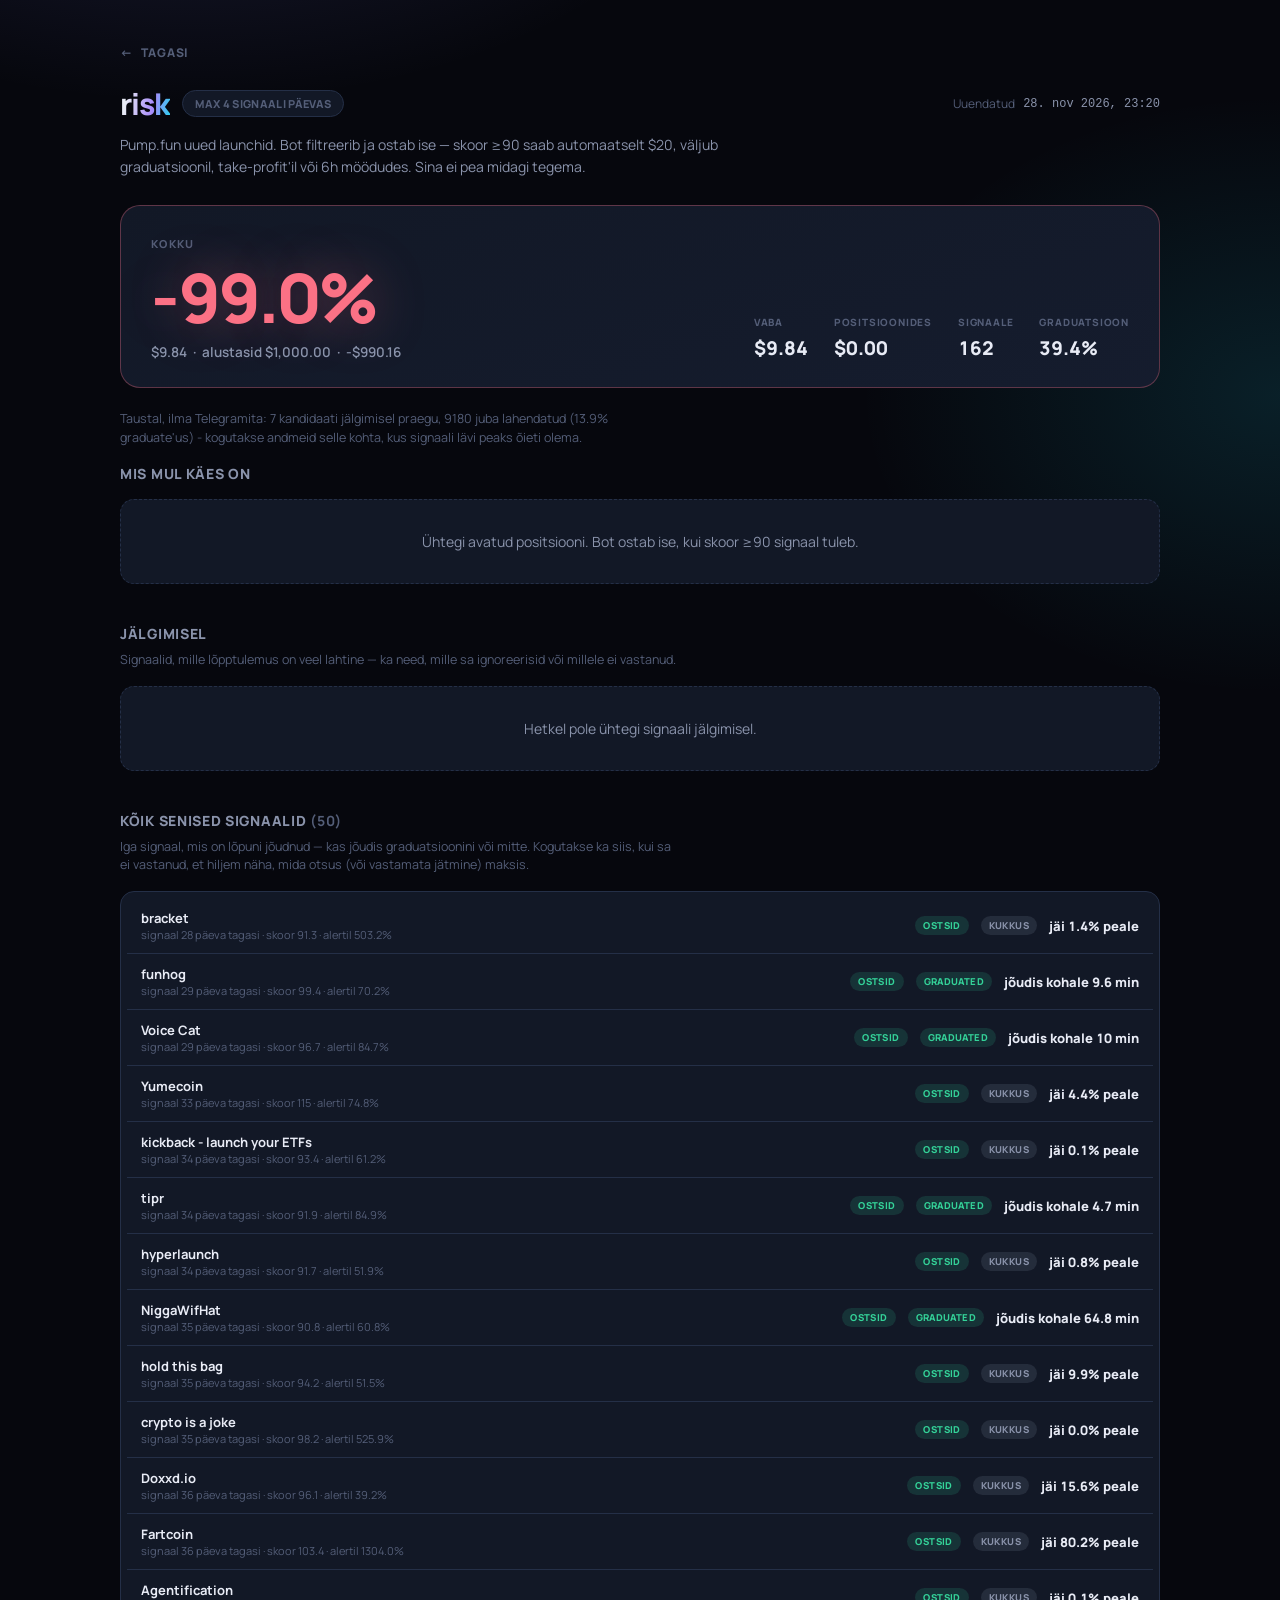
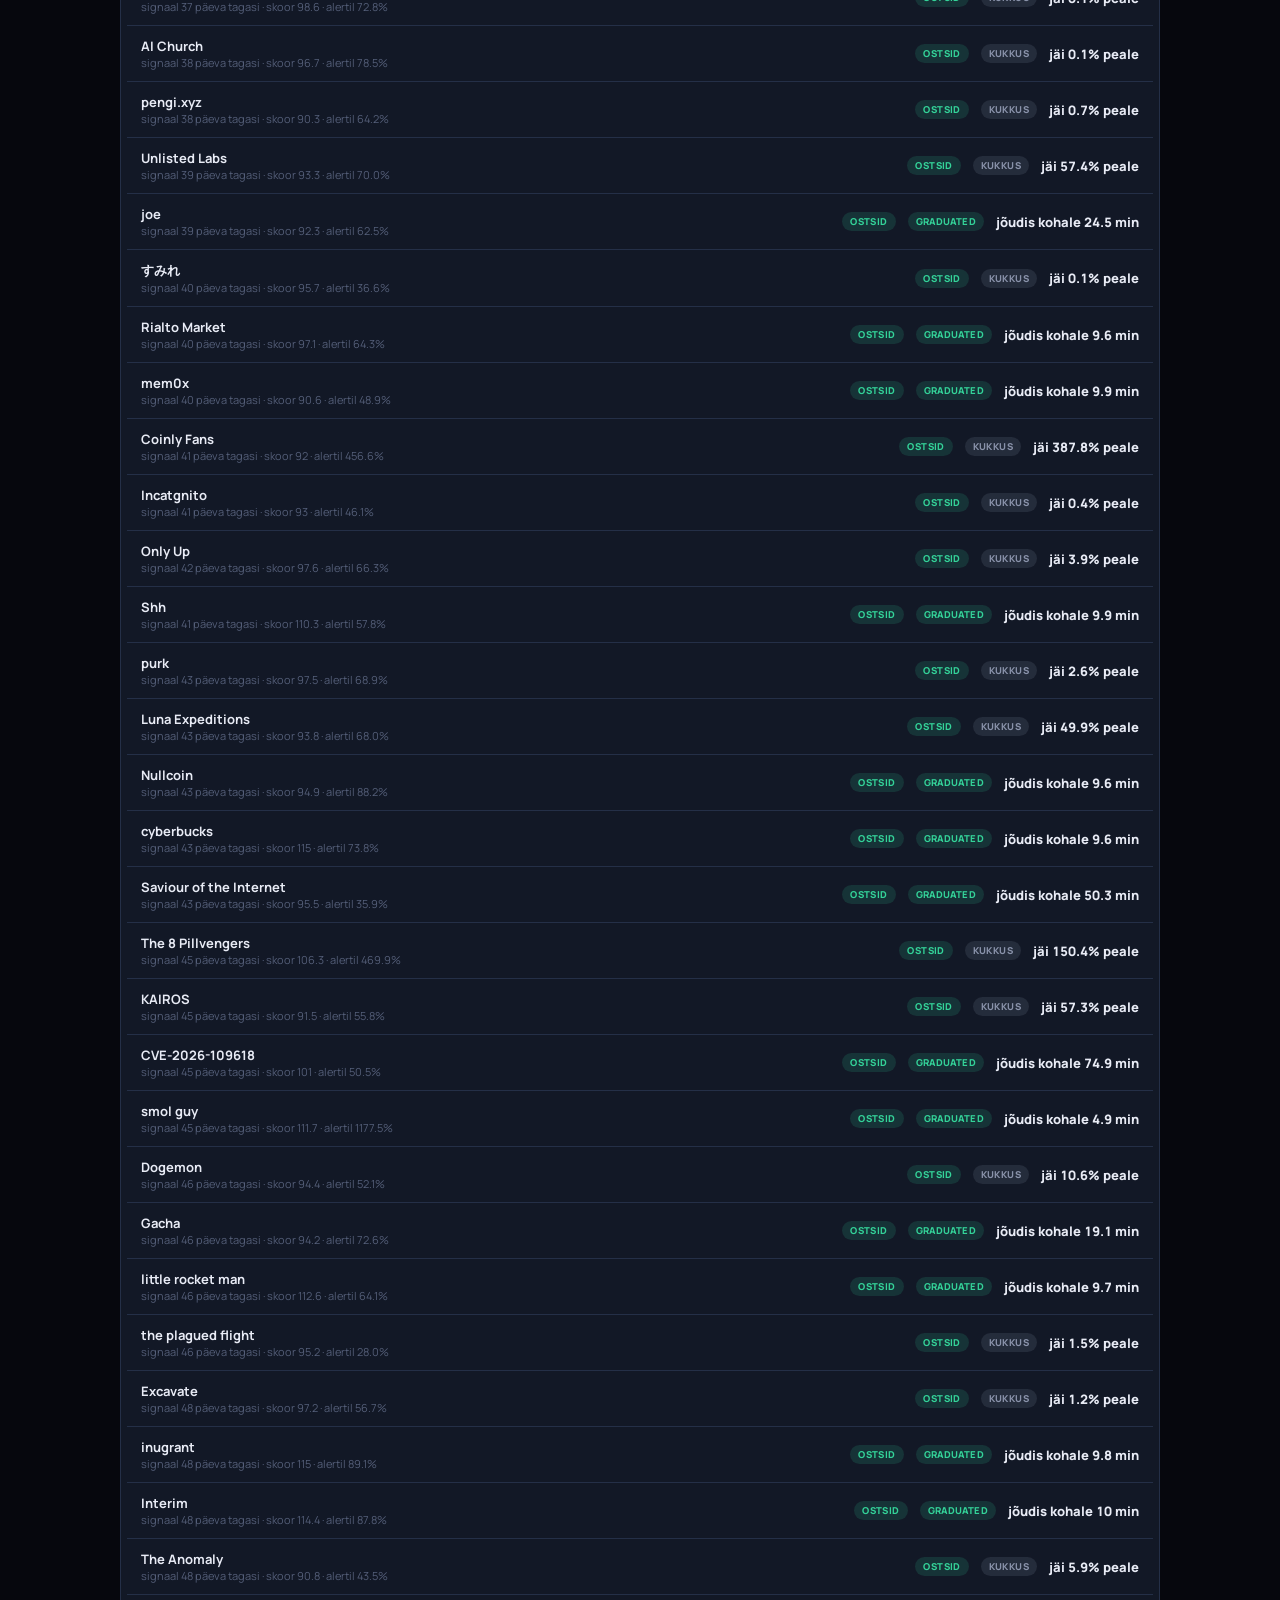
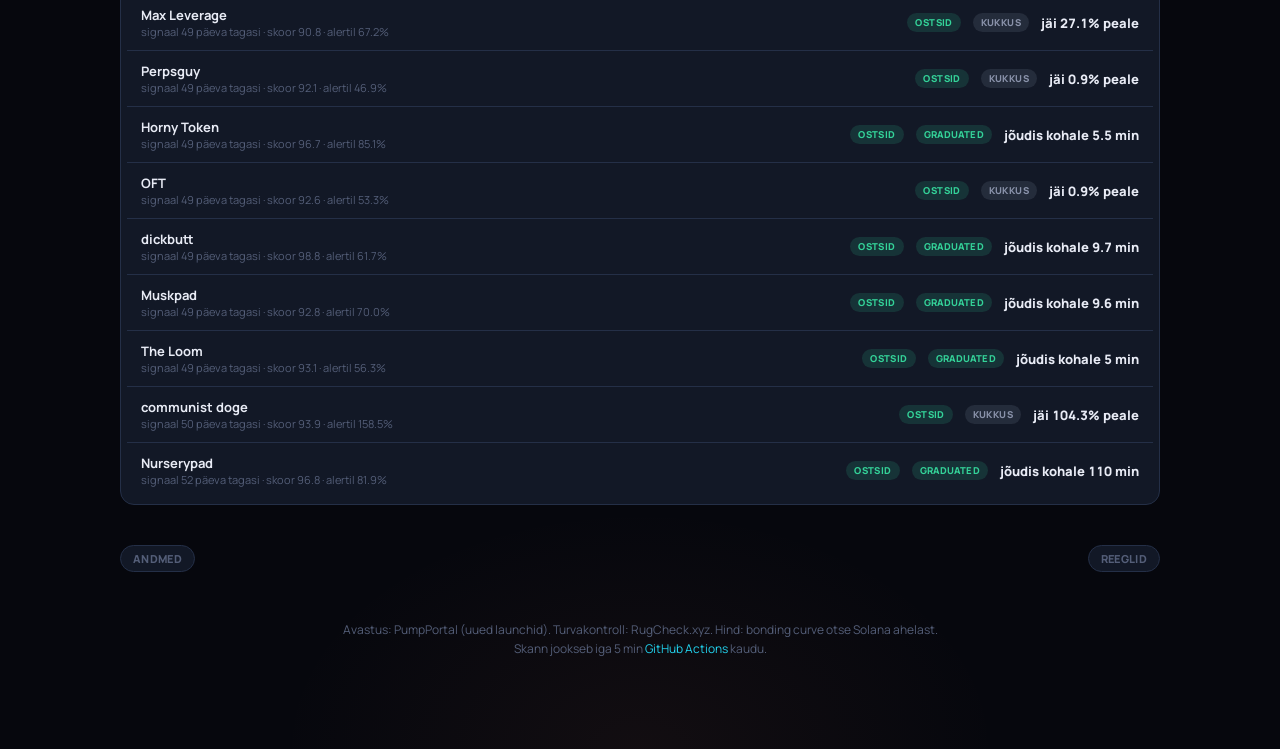
<file: moonshot.html>
<!doctype html>
<html lang="et">
<head>
<meta charset="utf-8">
<meta name="viewport" content="width=device-width, initial-scale=1">
<title>Risk — Cryptobot</title>
<link rel="preconnect" href="https://fonts.googleapis.com">
<link href="https://fonts.googleapis.com/css2?family=Manrope:wght@400;500;600;700;800;900&display=swap" rel="stylesheet">
<link rel="stylesheet" href="style.css">
</head>
<body>
<div class="wrap">
  <a class="backlink" href="index.html"><span class="arrow">&larr;</span> Tagasi</a>
  <header>
    <div class="h1-row">
      <h1><span>risk</span></h1>
      <span class="chip" id="cap-chip"></span>
    </div>
    <div class="updated">Uuendatud <span class="mono" id="updated-ts">—</span></div>
  </header>
  <p class="subtitle">Pump.fun uued launchid. Bot filtreerib ja ostab ise — skoor ≥90 saab automaatselt $20, väljub graduatsioonil, take-profit'il või 6h möödudes. Sina ei pea midagi tegema.</p>

  <div id="headline"></div>

  <section>
    <div class="section-head"><h2>Mis mul käes on <span class="count" id="pos-count"></span></h2></div>
    <div id="positions"></div>
  </section>

  <section>
    <div class="section-head"><h2>Jälgimisel <span class="count" id="watch-count"></span></h2></div>
    <p class="coin-section-sub">Signaalid, mille lõpptulemus on veel lahtine — ka need, mille sa ignoreerisid või millele ei vastanud.</p>
    <div id="watching"></div>
  </section>

  <section>
    <div class="section-head"><h2>Kõik senised signaalid <span class="count" id="history-count"></span></h2></div>
    <p class="coin-section-sub">Iga signaal, mis on lõpuni jõudnud — kas jõudis graduatsioonini või mitte. Kogutakse ka siis, kui sa ei vastanud, et hiljem näha, mida otsus (või vastamata jätmine) maksis.</p>
    <div id="history"></div>
  </section>

  <section>
    <div class="section-head chips" style="margin-bottom: 0;">
      <button class="chip" id="data-toggle">Andmed</button>
      <button class="chip" id="rules-toggle">Reeglid</button>
    </div>

    <div id="data-panel" class="bottom-panel" hidden>
      <div class="section-head" style="margin-top: 24px;"><h2>Suletud tehingud</h2></div>
      <div id="closed"></div>
    </div>

    <div id="rules-panel" class="bottom-panel" hidden>
      <div id="rules-content"></div>
    </div>
  </section>

  <footer>
    Avastus: PumpPortal (uued launchid). Turvakontroll: RugCheck.xyz. Hind: bonding curve otse Solana ahelast.<br>
    Skann jookseb iga 5 min <a href="https://github.com/skrrrando/cryptobot" target="_blank" rel="noopener">GitHub Actions</a> kaudu.
  </footer>
</div>

<script>
const fmtUsd = (n) => {
  if (n === null || n === undefined || isNaN(n)) return '—';
  if (Math.abs(n) >= 1e6) return '$' + (n / 1e6).toFixed(2) + 'M';
  if (Math.abs(n) >= 1e3) return '$' + (n / 1e3).toFixed(1) + 'K';
  return (n < 0 ? '-$' : '$') + Math.abs(n).toFixed(Math.abs(n) > 0 && Math.abs(n) < 1 ? 4 : 2);
};
const fmtUsdFull = (n) => (n === null || n === undefined || isNaN(n)) ? '—'
  : (n < 0 ? '-$' : '$') + Math.abs(n).toLocaleString('en-US', { minimumFractionDigits: 2, maximumFractionDigits: 2 });
const fmtPct = (n) => (n === null || n === undefined || isNaN(n)) ? '—' : (n >= 0 ? '+' : '') + n.toFixed(1) + '%';
const pctClass = (n) => (n === null || n === undefined || isNaN(n)) ? '' : (n >= 0 ? 'good' : 'bad');
const timeAgo = (isoStr) => {
  if (!isoStr) return '—';
  const mins = Math.round((Date.now() - new Date(isoStr).getTime()) / 60000);
  if (mins < 1) return 'nüüd';
  if (mins < 60) return mins + ' min';
  const hrs = Math.round(mins / 60);
  if (hrs < 24) return hrs + ' h';
  return Math.round(hrs / 24) + ' päeva';
};
const SHIELD_SVG = `<svg viewBox="0 0 20 20" fill="none"><path d="M10 2l6 2.5v4.7c0 4-2.6 7.3-6 8.3-3.4-1-6-4.3-6-8.3V4.5L10 2z" fill="currentColor" opacity="0.18"/><path d="M6.5 10l2.3 2.3L13.5 8" stroke="currentColor" stroke-width="1.6" stroke-linecap="round" stroke-linejoin="round"/></svg>`;
const TROPHY_SVG = `<svg viewBox="0 0 20 20" fill="none"><path d="M6 3h8v4a4 4 0 0 1-8 0V3z" fill="currentColor" opacity="0.85"/><path d="M6 4H3.5a1 1 0 0 0-1 1.2c.3 1.6 1.3 2.7 3 3M14 4h2.5a1 1 0 0 1 1 1.2c-.3 1.6-1.3 2.7-3 3" stroke="currentColor" stroke-width="1.3" stroke-linecap="round"/><path d="M10 11v2.5M7.5 16.5h5M8 14.2h4l.6 2.3H7.4l.6-2.3z" fill="currentColor" stroke="currentColor" stroke-width="1.1" stroke-linejoin="round"/></svg>`;

async function fetchJson(path, fallback) {
  try {
    const res = await fetch(path + '?t=' + Date.now());
    if (!res.ok) return fallback;
    return await res.json();
  } catch (e) { return fallback; }
}

// The headline is the one number the page exists for: how the money is doing.
function renderHeadline(d) {
  const el = document.getElementById('headline');
  if (!d) {
    el.innerHTML = `<div class="empty">Pump.fun skanner pole veel jooksnud. Kui esimene signaal tuleb, ilmub siia sinu seis.</div>`;
    return;
  }
  const start = d.starting_balance || 1000;
  const ret = (d.net_worth ?? start) - start;
  const retPct = start ? (ret / start) * 100 : 0;
  const s = d.stats || {};
  const mood = ret > 0 ? 'winning' : ret < 0 ? 'losing' : '';

  const sh = d.shadow_stats || {};
  const shDecided = (sh.graduated || 0) + (sh.did_not_graduate || 0);

  el.innerHTML = `<div class="headline ${mood}">
    <div>
      <div class="label">Kokku</div>
      <div class="pct ${pctClass(ret)}">${fmtPct(retPct)}</div>
      <div class="sub">${fmtUsdFull(d.net_worth)} &nbsp;·&nbsp; alustasid ${fmtUsdFull(start)} &nbsp;·&nbsp; ${ret >= 0 ? '+' : ''}${fmtUsdFull(ret)}</div>
    </div>
    <div class="headline-side">
      <div class="stat"><div class="k">Vaba</div><div class="v">${fmtUsd(d.balance)}</div></div>
      <div class="stat"><div class="k">Positsioonides</div><div class="v">${fmtUsd(d.positions_value)}</div></div>
      <div class="stat"><div class="k">Signaale</div><div class="v">${s.alerts ?? 0}</div></div>
      <div class="stat"><div class="k">Graduatsioon</div><div class="v">${s.graduation_rate_pct != null ? s.graduation_rate_pct + '%' : '—'}</div></div>
    </div>
  </div>
  <p class="coin-section-sub">Taustal, ilma Telegramita: ${sh.tracked ?? 0} kandidaati jälgimisel praegu, ${shDecided} juba lahendatud${shDecided ? ` (${sh.graduation_rate_pct}% graduate'us)` : ''} - kogutakse andmeid selle kohta, kus signaali lävi peaks õieti olema.</p>`;
}

function renderPositions(d) {
  const el = document.getElementById('positions');
  const countEl = document.getElementById('pos-count');
  const positions = (d && d.positions) || [];
  countEl.textContent = positions.length ? `(${positions.length})` : '';

  if (!positions.length) {
    el.innerHTML = `<div class="empty">Ühtegi avatud positsiooni. Bot ostab ise, kui skoor ≥90 signaal tuleb.</div>`;
    return;
  }
  // Biggest position first, so the one that matters most is read first.
  const sorted = [...positions].sort((a, b) => (b.value_usd ?? b.amount_usd) - (a.value_usd ?? a.amount_usd));
  const medals = { 1: 'TOP #1', 2: 'TOP #2', 3: 'TOP #3' };

  el.innerHTML = `<div class="coin-grid">${sorted.map((p, i) => {
    const medal = i < 3 ? i + 1 : null;
    const pnl = p.pnl_pct;
    return `<div class="coin-card ${medal ? 'medal-' + medal : ''}" style="--net-color:#3987e5; animation-delay:${Math.min(i * 35, 400)}ms">
      <div class="card-top">
        ${medal ? `<span class="medal-badge medal-${medal}">${TROPHY_SVG}${medals[medal]}</span>` : `<span class="pos-badge">#${i + 1}</span>`}
        ${p.graduated ? `<span class="tag good"><span class="tag-dot"></span>Graduated</span>`
                      : `<span class="net-badge"><span class="dot" style="background:#3987e5"></span>Pump.fun</span>`}
      </div>
      <div class="card-name">${p.name || p.symbol || p.mint.slice(0, 8)}</div>
      <div class="card-hero ${pnl == null ? 'pending' : pctClass(pnl)}">${pnl == null ? 'hind puudub' : fmtPct(pnl)}</div>
      <div class="card-hero-label">${timeAgo(p.entry_ts)} tagasi ostetud</div>
      <div class="card-stats">
        <div><span class="stat-label">Panus</span><span class="stat-val">${fmtUsd(p.amount_usd)}</span></div>
        <div><span class="stat-label">Väärtus</span><span class="stat-val ${pnl == null ? '' : pctClass(pnl)}">${p.value_usd == null ? '—' : fmtUsd(p.value_usd)}</span></div>
        <div><span class="stat-label">Graduatsioon</span><span class="stat-val">${p.graduation_pct == null ? '—' : p.graduation_pct.toFixed(1) + '%'}</span></div>
      </div>
      <div class="card-footer">
        <span class="shield-badge">${SHIELD_SVG}sisenemisel ${p.entry_graduation_pct == null ? '—' : p.entry_graduation_pct.toFixed(1) + '%'}</span>
        <a class="card-link" href="https://pump.fun/coin/${p.mint}" target="_blank" rel="noopener">Vaata &rarr;</a>
      </div>
    </div>`;
  }).join('')}</div>`;
}

function renderWatching(d) {
  const el = document.getElementById('watching');
  const countEl = document.getElementById('watch-count');
  const watching = (d && d.watching) || [];
  countEl.textContent = watching.length ? `(${watching.length})` : '';

  if (!watching.length) {
    el.innerHTML = `<div class="empty">Hetkel pole ühtegi signaali jälgimisel.</div>`;
    return;
  }
  el.innerHTML = `<div class="table-wrap">${watching.map(w => {
    const moved = (w.graduation_pct ?? 0) - (w.alert_graduation_pct ?? 0);
    const tag = w.decision === 'buy' ? 'buy' : w.decision === 'ignore' ? 'ignore' : 'pending';
    const tagText = w.decision === 'buy' ? 'Ostsid' : w.decision === 'ignore' ? 'Ignoreerisid' : 'Ootab otsust';
    return `<div class="watch-row">
      <div>
        <div class="w-name">${w.name || w.symbol || w.mint.slice(0, 8)}</div>
        <div class="w-sub">signaal ${timeAgo(w.signal_ts)} tagasi · skoor ${w.alert_score ?? '—'}</div>
      </div>
      <span class="decision-tag ${tag}">${tagText}</span>
      <span class="w-prog">${w.graduation_pct == null ? '—' : w.graduation_pct.toFixed(1) + '%'}</span>
      <span class="w-prog ${pctClass(moved)}">${moved >= 0 ? '+' : ''}${moved.toFixed(1)}pp</span>
    </div>`;
  }).join('')}</div>`;
}

// Every signal that reached a verdict. Shown regardless of whether a decision
// was ever made, because "I didn't answer" is itself a data point worth seeing.
function renderHistory(d) {
  const el = document.getElementById('history');
  const countEl = document.getElementById('history-count');
  const history = (d && d.history) || [];
  countEl.textContent = history.length ? `(${history.length})` : '';

  if (!history.length) {
    el.innerHTML = `<div class="empty">Ükski signaal pole veel lõpuni jõudnud.</div>`;
    return;
  }
  el.innerHTML = `<div class="table-wrap">${history.map(h => {
    const graduated = h.outcome === 'graduated';
    const decided = h.decision === 'buy' ? 'Ostsid'
      : h.decision === 'ignore' ? 'Ignoreerisid' : 'Ei vastanud';
    const decTag = h.decision === 'buy' ? 'buy' : h.decision === 'ignore' ? 'ignore' : 'pending';
    const detail = graduated
      ? `jõudis kohale ${h.minutes_to_graduate != null ? h.minutes_to_graduate + ' min' : ''}`
      : `jäi ${h.final_graduation_pct != null ? h.final_graduation_pct.toFixed(1) + '%' : '—'} peale`;
    return `<div class="watch-row">
      <div>
        <div class="w-name">${h.name || h.symbol || (h.mint || '').slice(0, 8)}</div>
        <div class="w-sub">signaal ${timeAgo(h.signal_ts)} tagasi · skoor ${h.alert_score ?? '—'} · alertil ${h.alert_graduation_pct != null ? h.alert_graduation_pct.toFixed(1) + '%' : '—'}</div>
      </div>
      <span class="decision-tag ${decTag}">${decided}</span>
      <span class="decision-tag ${graduated ? 'buy' : 'ignore'}">${graduated ? 'Graduated' : 'Kukkus'}</span>
      <span class="w-prog ${graduated ? 'good' : 'bad'}">${detail}</span>
    </div>`;
  }).join('')}</div>`;
}

function renderClosed(d) {
  const el = document.getElementById('closed');
  const closed = (d && d.closed) || [];
  if (!closed.length) {
    el.innerHTML = `<div class="empty">Ühtegi tehingut pole veel suletud.</div>`;
    return;
  }
  const sorted = [...closed].sort((a, b) => new Date(b.exit_ts) - new Date(a.exit_ts));
  el.innerHTML = `<div class="table-wrap"><table>
    <thead><tr><th>Token</th><th class="num">Panus</th><th class="num">Tulemus</th></tr></thead>
    <tbody>${sorted.map(c => `<tr>
      <td class="row-name">${c.name || c.symbol || '—'}</td>
      <td class="num mono">${fmtUsd(c.amount_usd)}</td>
      <td class="num mono ${pctClass(c.pnl_usd)}">${c.pnl_usd >= 0 ? '+' : ''}${fmtUsd(c.pnl_usd)} (${fmtPct(c.pnl_pct)})</td>
    </tr>`).join('')}</tbody>
  </table></div>`;
}

function renderRules(d) {
  const cap = (d && d.daily_cap) || 4;
  document.getElementById('rules-content').innerHTML = `
    <div class="rules-group">
      <h3>1. Mida bot otsib</h3>
      <ul class="rules-list">
        <li>Kuulab <b>pump.fun</b> uusi launche reaalajas (~34 uut tokenit minutis, ~49 000 päevas).</li>
        <li>Ainult ~3% neist jõuab kunagi graduatsioonini — seega filter peab olema väga range.</li>
        <li>Graduatsioon tähendab, et kurvi on sisse voolanud <b>85 SOL</b> (~$8 600), misjärel token liigub päris pooli.</li>
      </ul>
    </div>
    <div class="rules-group">
      <h3>2. Filter, astmete kaupa</h3>
      <ul class="rules-list">
        <li><b>Aste 0 (tasuta):</b> viskab välja need, kus arendaja on sama päeva jooksul juba mitu tokenit lasknud (seeriatootja), või kus nimi/sümbol puudub.</li>
        <li><b>Aste 1 (odav):</b> nõuab tõestatud tõmmet — token peab olema vähemalt 3 min vana, jõudnud ≥2% graduatsiooniteest ja veel aktiivselt raha sisse võtma. <b>Siit tuleb suurim täpsus:</b> me ei ennusta võitjat sünnihetkel, vaid valime need, kes juba ronivad.</li>
        <li><b>Aste 2 (kallis):</b> RugCheck ainult neile, kes juba ronivad — mint/freeze õigus peab olema kustutatud, ei tohi olla "rugged" märget, arendaja käes ≤5% supplyst.</li>
        <li><b>Aste 3:</b> skoorib ja ostab automaatselt <b>maksimaalselt ${cap} signaali päevas</b>, tugevaim skoor enne. Ostetakse ainult skooriga ≥${(d && d.min_score_to_alert) || 90}.</li>
      </ul>
    </div>
    <div class="rules-group">
      <h3>2b. Taustajälgimine</h3>
      <ul class="rules-list">
        <li>Kõik, kes aste 2-st läbi saavad — mitte ainult need ${cap}, kes Telegrami jõuavad — jäävad ikkagi jälgimisele. RugCheck on nende jaoks juba tehtud, jälgimine ei maksa midagi lisaks.</li>
        <li>Need <b>ei lähe kunagi Telegrami</b> ja ei mõjuta sinu numbreid siin lehel — need on eraldi seis, et hiljem näha, kas ${cap}-piir ja skoori lävi on õiges kohas, mitte ainult ${cap} signaali põhjal arvata.</li>
      </ul>
    </div>
    <div class="rules-group">
      <h3>3. Ost ja müük — täisautomaatne</h3>
      <ul class="rules-list">
        <li>Iga signaal skooriga ≥${(d && d.min_score_to_alert) || 90} ostetakse kohe, fikseeritud <b>$${(d && d.auto_buy_usd) || 20}</b> eest. Telegrami tuleb ainult teade, mitte küsimus.</li>
        <li>Väljumine, kolm põhjust, tähtsuse järjekorras: <b>graduatsioon</b> (müüakse kohe, kui token jõuab päris pooli — see ongi peamine võiduviis), <b>take-profit</b> (müüakse, kui väärtus on tõusnud ≥${(d && d.take_profit_pct) || 60}% sisenemishinnast), <b>6h tähtaeg</b> (müüakse ära ükskõik mis hinnaga, et positsioon ei jääks igavesti lahti).</li>
        <li>Stop-lossi <b>ei ole</b> — mineviku andmete põhjal (70 signaali, kinnitatud ka eraldi 62 shadow-kandidaadi peal) tegi iga testitud stop-loss tase tulemuse halvemaks, sest lõikas ära hilisemaid graduatsioone. Kahju on niigi piiratud ostuhinnaga.</li>
        <li>Käsitsi müügiks (nt tahad varem välja tulla) saada Telegrami <b>/positions</b> ja vajuta SELL.</li>
      </ul>
    </div>
    <div class="rules-group">
      <h3>4. Tehingukulud</h3>
      <ul class="rules-list">
        <li>Ost ja müük arvestatakse bonding curve'i päris valemiga, mitte noteeritud hinnaga.</li>
        <li>See on oluline: $100 tehing kurvi, kus on ~10 SOL, on ~10% kogu poolist ja liigutab hinda tugevalt vastu.</li>
        <li>Mõõdetud: 12.5% graduatsioonis kurvis on edasi-tagasi kulu <b>~6.5%</b>, sügavamas (60%) ~4.3%. Ehk token peab ~7% tõusma, et lihtsalt nulli jõuda.</li>
        <li>Lisaks 1% pump.fun tasu ja Solana gas mõlemal jalal.</li>
      </ul>
    </div>`;
}

function wireToggles() {
  const dataPanel = document.getElementById('data-panel');
  const rulesPanel = document.getElementById('rules-panel');
  const dataBtn = document.getElementById('data-toggle');
  const rulesBtn = document.getElementById('rules-toggle');
  dataBtn.addEventListener('click', () => {
    const opening = dataPanel.hidden;
    dataPanel.hidden = !opening; rulesPanel.hidden = true;
    dataBtn.classList.toggle('active', opening); rulesBtn.classList.remove('active');
  });
  rulesBtn.addEventListener('click', () => {
    const opening = rulesPanel.hidden;
    rulesPanel.hidden = !opening; dataPanel.hidden = true;
    rulesBtn.classList.toggle('active', opening); dataBtn.classList.remove('active');
  });
}

async function main() {
  const d = await fetchJson('data/pumpfun_dashboard.json', null);
  renderHeadline(d);
  renderPositions(d);
  renderWatching(d);
  renderHistory(d);
  renderClosed(d);
  renderRules(d);
  document.getElementById('cap-chip').textContent = `max ${(d && d.daily_cap) || 4} signaali päevas`;
  document.getElementById('updated-ts').textContent = d?.timestamp
    ? new Date(d.timestamp).toLocaleString('et-EE', { dateStyle: 'medium', timeStyle: 'short' })
    : 'pole veel jooksnud';
}

wireToggles();
main();
setInterval(main, 60000);
</script>
</body>
</html>
</file>
<file: style.css>
:root {
    --bg: #06070d; --bg2: #0d1220; --card: #121826; --card2: #171f33; --border: #242f47; --border2: #2f3b57;
    --text: #e8ebf5; --text-muted: #8a93ab; --text-faint: #545e78;
    --accent: #7c7ff2; --accent2: #a78bfa; --accent3: #22d3ee;
    --good: #34d399; --good-glow: rgba(52,211,153,0.35);
    --bad: #fb7185; --bad-glow: rgba(251,113,133,0.35);
    --caution: #f5a524;
    --gold: #fbbf24; --silver: #cbd5e1; --bronze: #d97757;
    /* validated 6-slot categorical set (dataviz skill, dark mode, all checks pass) */
    --net-solana: #3987e5; --net-base: #199e70; --net-bsc: #d95926;
    --net-eth: #c98500; --net-arbitrum: #9085e9; --net-polygon_pos: #d55181;
  }
  @property --gx1 { syntax: '<percentage>'; inherits: false; initial-value: 15%; }
  @property --gx2 { syntax: '<percentage>'; inherits: false; initial-value: 100%; }
  @property --gx3 { syntax: '<percentage>'; inherits: false; initial-value: 50%; }
  * { box-sizing: border-box; }
  html, body {
    margin: 0; padding: 0; background: var(--bg); color: var(--text);
    font-family: 'Manrope', -apple-system, BlinkMacSystemFont, "Segoe UI", Roboto, sans-serif;
    overflow-x: hidden; width: 100%; max-width: 100vw;
  }
  body {
    background-image:
      radial-gradient(ellipse 900px 500px at var(--gx1, 15%) -5%, rgba(124,127,242,0.18), transparent 60%),
      radial-gradient(ellipse 700px 500px at var(--gx2, 100%) 10%, rgba(34,211,238,0.12), transparent 60%),
      radial-gradient(ellipse 600px 400px at var(--gx3, 50%) 100%, rgba(217,119,87,0.06), transparent 60%);
    background-repeat: no-repeat;
    animation: driftBg 22s ease-in-out infinite;
  }
  @keyframes driftBg {
    0%, 100% { --gx1: 10%; --gx2: 100%; --gx3: 40%; }
    50% { --gx1: 30%; --gx2: 80%; --gx3: 65%; }
  }
  @media (prefers-reduced-motion: reduce) {
    body { animation: none; }
  }
  .mono { font-family: ui-monospace, "SF Mono", Menlo, monospace; font-variant-numeric: tabular-nums; }
  a { color: inherit; }
  .wrap { max-width: 1080px; margin: 0 auto; padding: 40px 20px 90px; }

  header { display: flex; align-items: center; justify-content: space-between; flex-wrap: wrap; gap: 8px; margin-bottom: 6px; }
  .h1-row { display: flex; align-items: center; gap: 12px; flex-wrap: wrap; row-gap: 8px; }
  h1 { font-size: 30px; font-weight: 900; margin: 0; letter-spacing: -0.03em; }
  h1 span { background: linear-gradient(100deg, var(--text) 15%, var(--accent2) 65%, var(--accent3) 100%);
    -webkit-background-clip: text; background-clip: text; -webkit-text-fill-color: transparent; }
  .mascot { display: flex; flex-shrink: 0; animation: mascotBob 3.2s ease-in-out infinite; filter: drop-shadow(0 0 10px rgba(124,127,242,0.35)); }
  @keyframes mascotBob { 0%, 100% { transform: translateY(0) rotate(-2deg); } 50% { transform: translateY(-3px) rotate(2deg); } }
  .mascot-eye { animation: mascotBlink 4.5s ease-in-out infinite; transform-origin: center; }
  @keyframes mascotBlink { 0%, 92%, 100% { transform: scaleY(1); } 96% { transform: scaleY(0.15); } }
  .level-badge {
    font-size: 10px; font-weight: 800; text-transform: uppercase; letter-spacing: 0.04em;
    padding: 4px 10px; border-radius: 999px; background: linear-gradient(120deg, rgba(124,127,242,0.18), rgba(34,211,238,0.14));
    color: var(--accent2); border: 1px solid var(--border2); flex-shrink: 0; white-space: nowrap;
  }
  .pulse-wrap { display: flex; align-items: center; gap: 6px; font-size: 11px; color: var(--text-faint); font-weight: 800; text-transform: uppercase; letter-spacing: 0.05em; flex-shrink: 0; }
  .pulse-dot { width: 8px; height: 8px; border-radius: 50%; background: var(--text-faint); position: relative; flex-shrink: 0; }
  .pulse-dot.live { background: var(--good); box-shadow: 0 0 10px var(--good-glow); }
  .pulse-dot.live::after {
    content: ''; position: absolute; inset: -4px; border-radius: 50%; border: 1.5px solid var(--good);
    animation: pulse 1.8s ease-out infinite;
  }
  @keyframes pulse { 0% { transform: scale(0.6); opacity: 0.9; } 100% { transform: scale(2.1); opacity: 0; } }
  .updated { font-size: 12px; color: var(--text-faint); display: flex; align-items: center; gap: 8px; justify-content: flex-end; }
  .updated .mono { color: var(--text-muted); }
  .refresh-btn {
    display: inline-flex; align-items: center; justify-content: center; width: 24px; height: 24px;
    border-radius: 50%; border: 1px solid var(--border2); background: var(--card);
    color: var(--text-muted); cursor: pointer; padding: 0; transition: color 0.15s, border-color 0.15s, transform 0.1s;
  }
  .refresh-btn svg { width: 13px; height: 13px; }
  .refresh-btn:hover { color: var(--accent3); border-color: var(--accent3); }
  .refresh-btn:active { transform: scale(0.9); }
  .refresh-btn:disabled { cursor: default; opacity: 0.6; }
  .refresh-btn.spinning svg { animation: spin 0.8s linear infinite; }
  @keyframes spin { to { transform: rotate(360deg); } }
  .subtitle { color: var(--text-muted); font-size: 14px; margin: 10px 0 28px; max-width: 660px; line-height: 1.55; }

  .tiles { display: grid; grid-template-columns: repeat(auto-fit, minmax(150px, 1fr)); gap: 12px; margin-bottom: 32px; }
  .tile {
    background: linear-gradient(160deg, var(--card) 0%, var(--card2) 140%);
    border: 1px solid var(--border); border-radius: 14px; padding: 16px 18px;
    transition: transform 0.15s, border-color 0.15s; position: relative; overflow: hidden;
  }
  .tile:hover { transform: translateY(-2px); border-color: var(--border2); }
  .tile .label { font-size: 11px; text-transform: uppercase; letter-spacing: 0.05em; color: var(--text-faint); font-weight: 800; margin-bottom: 8px; }
  .tile .value { font-size: 28px; font-weight: 900; letter-spacing: -0.01em; }
  .tile .value.good { color: var(--good); text-shadow: 0 0 24px var(--good-glow); }
  .tile .value.bad { color: var(--bad); text-shadow: 0 0 24px var(--bad-glow); }

  section { margin-bottom: 40px; }
  .section-head { display: flex; align-items: baseline; justify-content: space-between; flex-wrap: wrap; gap: 10px; margin-bottom: 16px; }
  h2 { font-size: 14px; font-weight: 800; text-transform: uppercase; letter-spacing: 0.05em; color: var(--text-muted); margin: 0; }
  h2 .count { color: var(--text-faint); font-weight: 700; }
  .coin-section-sub { color: var(--text-faint); font-size: 12.5px; margin: -8px 0 16px; max-width: 560px; line-height: 1.5; }

  .chips { display: flex; gap: 6px; }
  .chip {
    font-size: 11px; font-weight: 800; text-transform: uppercase; letter-spacing: 0.03em;
    padding: 5px 12px; border-radius: 999px; border: 1px solid var(--border); background: var(--card);
    color: var(--text-faint); cursor: pointer; transition: all 0.12s; font-family: inherit;
  }
  .chip:hover { border-color: var(--border2); color: var(--text-muted); }
  .chip.active { background: var(--card2); color: var(--text); border-color: var(--border2); }
  .chip .dot { display: inline-block; width: 6px; height: 6px; border-radius: 50%; margin-right: 6px; }

  .empty { background: var(--card); border: 1px dashed var(--border); border-radius: 14px; padding: 32px; text-align: center; color: var(--text-muted); font-size: 14px; }

  /* ---- coin card grid: the game-board ---- */
  @keyframes cardIn { from { opacity: 0; transform: translateY(14px) scale(0.97); } to { opacity: 1; transform: none; } }
  .coin-grid { display: grid; grid-template-columns: repeat(auto-fill, minmax(230px, 1fr)); gap: 14px; }
  .coin-card {
    background: linear-gradient(165deg, var(--card) 0%, var(--card2) 160%);
    border: 1px solid var(--border); border-radius: 16px; padding: 18px;
    animation: cardIn 0.45s cubic-bezier(.2,.8,.2,1) both;
    transition: transform 0.18s ease, box-shadow 0.18s ease, border-color 0.18s ease;
    position: relative; overflow: hidden;
  }
  .coin-card::before {
    content: ''; position: absolute; inset: 0; border-radius: 16px; padding: 1px;
    background: linear-gradient(135deg, var(--net-color, transparent), transparent 45%);
    -webkit-mask: linear-gradient(#000 0 0) content-box, linear-gradient(#000 0 0);
    -webkit-mask-composite: xor; mask-composite: exclude; opacity: 0.5; pointer-events: none;
  }
  /* foil-card shine sweep - pure CSS, no JS mouse tracking needed */
  .coin-card::after {
    content: ''; position: absolute; inset: 0; border-radius: 16px; pointer-events: none;
    background: linear-gradient(115deg, transparent 20%, rgba(255,255,255,0.10) 40%, rgba(255,255,255,0.02) 50%, transparent 65%);
    background-size: 250% 250%; background-position: -40% -40%;
    transition: background-position 0.7s ease;
  }
  .coin-card:hover::after { background-position: 100% 100%; }
  .coin-card:hover {
    transform: translateY(-6px) scale(1.02);
    border-color: var(--border2);
    box-shadow: 0 20px 44px -12px rgba(0,0,0,0.65), 0 0 0 1px var(--border2);
  }
  .coin-card.medal-1 { border-color: rgba(251,191,36,0.55); box-shadow: 0 0 0 1px rgba(251,191,36,0.25), 0 10px 30px -10px rgba(251,191,36,0.25); }
  .coin-card.medal-2 { border-color: rgba(203,213,225,0.4); box-shadow: 0 0 0 1px rgba(203,213,225,0.18); }
  .coin-card.medal-3 { border-color: rgba(217,119,87,0.45); box-shadow: 0 0 0 1px rgba(217,119,87,0.2); }
  .coin-card.medal-1:hover { box-shadow: 0 16px 40px -10px rgba(251,191,36,0.35), 0 0 0 1px rgba(251,191,36,0.4); }

  .card-top { display: flex; align-items: center; justify-content: space-between; margin-bottom: 12px; }
  .medal-badge {
    font-size: 10px; font-weight: 900; letter-spacing: 0.04em; padding: 3px 9px 3px 7px; border-radius: 999px;
    display: inline-flex; align-items: center; gap: 4px;
  }
  .medal-badge svg { width: 12px; height: 12px; flex-shrink: 0; }
  .medal-badge.medal-1 { background: rgba(251,191,36,0.16); color: var(--gold); }
  .medal-badge.medal-2 { background: rgba(203,213,225,0.12); color: var(--silver); }
  .medal-badge.medal-3 { background: rgba(217,119,87,0.14); color: var(--bronze); }

  .card-name { font-weight: 800; font-size: 16px; letter-spacing: -0.01em; margin-bottom: 2px; }
  .card-hero { font-size: 34px; font-weight: 900; letter-spacing: -0.02em; line-height: 1.1; margin: 10px 0 2px; }
  .card-hero.good { color: var(--good); text-shadow: 0 0 30px var(--good-glow); }
  .card-hero.bad { color: var(--bad); text-shadow: 0 0 30px var(--bad-glow); }
  .card-hero-label { font-size: 10px; text-transform: uppercase; letter-spacing: 0.05em; color: var(--text-faint); font-weight: 700; margin-bottom: 4px; }
  .sparkline { width: 100%; height: 26px; display: block; margin: 8px 0 10px; overflow: visible; }

  .card-stats { display: grid; grid-template-columns: repeat(3, 1fr); gap: 8px; margin-bottom: 14px; padding-top: 12px; border-top: 1px solid var(--border); }
  .card-stats .stat-label { font-size: 9px; text-transform: uppercase; color: var(--text-faint); font-weight: 700; letter-spacing: 0.03em; display: block; margin-bottom: 3px; }
  .card-stats .stat-val { font-size: 13px; font-weight: 700; }

  .tag-rows { display: flex; flex-direction: column; gap: 6px; margin-bottom: 14px; }
  .tag-row { display: flex; flex-wrap: wrap; gap: 6px; }
  .tag {
    font-size: 10.5px; font-weight: 800; padding: 4px 9px 4px 7px; border-radius: 999px;
    display: inline-flex; align-items: center; gap: 5px; letter-spacing: 0.01em;
  }
  .tag .tag-dot { width: 6px; height: 6px; border-radius: 50%; flex-shrink: 0; }
  .tag.good { background: rgba(52,211,153,0.13); color: var(--good); }
  .tag.good .tag-dot { background: var(--good); box-shadow: 0 0 6px var(--good-glow); }
  .tag.caution { background: rgba(245,165,36,0.13); color: var(--caution); }
  .tag.caution .tag-dot { background: var(--caution); box-shadow: 0 0 6px rgba(245,165,36,0.35); }

  .card-footer { display: flex; align-items: center; justify-content: space-between; gap: 8px; }
  .shield-badge { display: inline-flex; align-items: center; gap: 5px; font-size: 11px; font-weight: 700; color: var(--good); }
  .shield-badge svg { width: 12px; height: 12px; flex-shrink: 0; }
  .card-link { font-size: 12px; color: var(--accent3); text-decoration: none; font-weight: 800; white-space: nowrap; }
  .card-link:hover { text-decoration: underline; }

  .net-badge { font-size: 10px; font-weight: 800; text-transform: uppercase; letter-spacing: 0.03em;
    padding: 3px 8px; border-radius: 999px; background: var(--card2); border: 1px solid var(--border); display: inline-flex; align-items: center; gap: 5px; }
  .net-badge .dot { width: 6px; height: 6px; border-radius: 50%; }

  details.raw-table { margin-top: 16px; }
  details.raw-table summary {
    cursor: pointer; font-size: 12px; color: var(--text-faint); font-weight: 700; list-style: none;
    padding: 8px 2px; user-select: none;
  }
  details.raw-table summary:hover { color: var(--text-muted); }
  details.raw-table summary::-webkit-details-marker { display: none; }
  details.raw-table summary::before { content: '▸ '; }
  details.raw-table[open] summary::before { content: '▾ '; }

  .chart-card { background: linear-gradient(165deg, var(--card) 0%, var(--card2) 160%); border: 1px solid var(--border); border-radius: 16px; padding: 20px 20px 12px; }
  .chart-legend { display: flex; gap: 16px; margin-bottom: 4px; flex-wrap: wrap; }
  .chart-legend .item { display: flex; align-items: center; gap: 6px; font-size: 12px; color: var(--text-muted); font-weight: 600; }
  .chart-legend .swatch { width: 9px; height: 9px; border-radius: 50%; flex-shrink: 0; }
  svg { display: block; width: 100%; height: auto; overflow: visible; }
  .grid-line { stroke: var(--border); stroke-width: 1; }
  .axis-text { fill: var(--text-faint); font-size: 10px; font-family: 'Manrope', sans-serif; }
  .zero-line { stroke: var(--border2); stroke-width: 1; }
  .dot-ring { stroke: var(--card); stroke-width: 2; }
  .hit-area { fill: transparent; cursor: pointer; }

  #tooltip {
    position: fixed; pointer-events: none; background: var(--bg2); border: 1px solid var(--border2);
    border-radius: 10px; padding: 10px 12px; font-size: 12px; z-index: 50; opacity: 0; transition: opacity 0.1s;
    box-shadow: 0 8px 24px rgba(0,0,0,0.5); max-width: 220px;
  }
  #tooltip.show { opacity: 1; }
  #tooltip .tt-title { font-weight: 800; font-size: 13px; margin-bottom: 6px; }
  #tooltip .tt-row { display: flex; justify-content: space-between; gap: 14px; color: var(--text-muted); padding: 1px 0; }
  #tooltip .tt-row b { color: var(--text); font-weight: 700; font-variant-numeric: tabular-nums; }
  #tooltip .tt-key { display: inline-block; width: 10px; height: 2px; margin-right: 5px; vertical-align: middle; }

  table { width: 100%; border-collapse: collapse; font-size: 13px; }
  th { text-align: left; font-size: 11px; text-transform: uppercase; letter-spacing: 0.03em; color: var(--text-faint); font-weight: 700; padding: 0 10px 8px; }
  th.num, td.num { text-align: right; }
  td { padding: 10px; border-top: 1px solid var(--border); }
  tbody tr:hover { background: var(--card2); }
  .table-wrap { background: var(--card); border: 1px solid var(--border); border-radius: 14px; overflow: hidden; padding: 6px 6px; overflow-x: auto; }
  .row-name { font-weight: 700; }
  .row-link { color: var(--accent3); text-decoration: none; font-size: 12px; font-weight: 700; }
  .row-link:hover { text-decoration: underline; }

  .bar-row { display: grid; grid-template-columns: 56px 1fr 90px; align-items: center; gap: 12px; padding: 9px 4px; font-size: 13px; }
  .bar-row .off-label { color: var(--text-muted); font-weight: 700; }
  .bar-track { position: relative; height: 22px; background: var(--bg2); border-radius: 6px; overflow: hidden; }
  .bar-track .zero-mark { position: absolute; top: 0; bottom: 0; width: 1px; background: var(--border2); z-index: 1; }
  .bar-fill { position: absolute; top: 2px; bottom: 2px; border-radius: 5px; transition: width 0.4s cubic-bezier(.2,.8,.2,1); }
  .bar-fill.good { background: linear-gradient(90deg, var(--good), #6ee7b7); box-shadow: 0 0 14px var(--good-glow); }
  .bar-fill.bad { background: linear-gradient(90deg, #fca5b1, var(--bad)); box-shadow: 0 0 14px var(--bad-glow); }
  .bar-row .bar-val { text-align: right; font-weight: 800; }
  .bar-row .bar-n { color: var(--text-faint); font-size: 11px; font-weight: 600; }

  .feed-item { display: flex; align-items: center; gap: 10px; padding: 11px 14px; border-top: 1px solid var(--border); font-size: 13px; transition: background 0.1s; }
  .feed-item:first-child { border-top: none; }
  .feed-item:hover { background: var(--card2); }
  .feed-item .ts { color: var(--text-faint); font-size: 11px; white-space: nowrap; width: 70px; flex-shrink: 0; }

  /* ---- play-money portfolio ---- */
  .portfolio-hero {
    background: linear-gradient(135deg, var(--card) 0%, var(--card2) 130%);
    border: 1px solid var(--border); border-radius: 16px; padding: 26px 28px;
    display: flex; align-items: center; justify-content: space-between; flex-wrap: wrap; gap: 20px;
    position: relative; overflow: hidden; transition: border-color 0.3s;
  }
  .portfolio-hero.winning { border-color: rgba(52,211,153,0.4); }
  .portfolio-hero.winning::before {
    content: ''; position: absolute; inset: 0; pointer-events: none;
    background: radial-gradient(ellipse 420px 220px at 0% 0%, rgba(52,211,153,0.14), transparent 70%);
  }
  .portfolio-hero.losing { border-color: rgba(251,113,133,0.35); }
  .portfolio-hero.losing::before {
    content: ''; position: absolute; inset: 0; pointer-events: none;
    background: radial-gradient(ellipse 420px 220px at 0% 0%, rgba(251,113,133,0.10), transparent 70%);
  }
  .portfolio-balance { position: relative; }
  .portfolio-balance .label { font-size: 11px; text-transform: uppercase; letter-spacing: 0.06em; color: var(--text-faint); font-weight: 800; margin-bottom: 8px; }
  .portfolio-balance .value { font-size: 60px; font-weight: 900; letter-spacing: -0.02em; line-height: 1; font-variant-numeric: tabular-nums; }
  .portfolio-balance .value.good { color: var(--good); text-shadow: 0 0 44px var(--good-glow); }
  .portfolio-balance .value.bad { color: var(--bad); text-shadow: 0 0 44px var(--bad-glow); }
  .portfolio-balance .starting { font-size: 13px; color: var(--text-muted); margin-top: 8px; font-weight: 600; }
  .portfolio-balance .starting.good { color: var(--good); }
  .portfolio-balance .starting.bad { color: var(--bad); }
  .portfolio-stats { display: flex; gap: 24px; flex-wrap: wrap; }
  .portfolio-stats .stat { text-align: right; }
  .portfolio-stats .stat .label { font-size: 10px; text-transform: uppercase; letter-spacing: 0.04em; color: var(--text-faint); font-weight: 700; margin-bottom: 4px; }
  .portfolio-stats .stat .val { font-size: 18px; font-weight: 800; }

  /* ---- holdings: reuses the .coin-card look, numbered biggest-first ---- */
  .holdings-title { font-size: 13px; font-weight: 800; text-transform: uppercase; letter-spacing: 0.04em; color: var(--text-faint); margin: 24px 0 12px; }
  .pos-badge {
    font-size: 11px; font-weight: 800; letter-spacing: 0.02em; color: var(--text-faint);
    padding: 3px 10px; border-radius: 999px; background: var(--card2); border: 1px solid var(--border);
  }
  .tag.info { background: rgba(124,127,242,0.14); color: var(--accent2); }
  .tag.info .tag-dot { background: var(--accent2); box-shadow: 0 0 6px rgba(124,127,242,0.4); }
  .card-hero.pending { font-size: 15px; color: var(--text-faint); text-shadow: none; }
  .card-hero-label .pl-dollar.good { color: var(--good); }
  .card-hero-label .pl-dollar.bad { color: var(--bad); }

  /* ---- moonshot half (pump.fun manual-decision signals) ---- */
  #moonshot-section { margin-bottom: 40px; }
  .moon-hero {
    background: linear-gradient(135deg, var(--card) 0%, var(--card2) 130%);
    border: 1px solid var(--border); border-radius: 16px; padding: 22px 24px;
    display: flex; align-items: center; justify-content: space-between; flex-wrap: wrap; gap: 18px;
    position: relative; overflow: hidden;
  }
  .moon-hero.winning { border-color: rgba(52,211,153,0.4); }
  .moon-hero.losing { border-color: rgba(251,113,133,0.35); }
  .moon-hero .label { font-size: 10px; text-transform: uppercase; letter-spacing: 0.06em; color: var(--text-faint); font-weight: 800; margin-bottom: 6px; }
  .moon-hero .value { font-size: 40px; font-weight: 900; letter-spacing: -0.02em; line-height: 1; font-variant-numeric: tabular-nums; }
  .moon-hero .value.good { color: var(--good); text-shadow: 0 0 34px var(--good-glow); }
  .moon-hero .value.bad { color: var(--bad); text-shadow: 0 0 34px var(--bad-glow); }
  .moon-stats { display: flex; gap: 22px; flex-wrap: wrap; }
  .moon-stats .stat { text-align: right; }
  .moon-stats .stat .val { font-size: 17px; font-weight: 800; font-variant-numeric: tabular-nums; }

  .watch-row {
    display: grid; grid-template-columns: 1fr auto auto auto; align-items: center; gap: 12px;
    padding: 11px 14px; border-top: 1px solid var(--border); font-size: 13px;
  }
  .watch-row:first-child { border-top: none; }
  .watch-row .w-name { font-weight: 700; }
  .watch-row .w-sub { color: var(--text-faint); font-size: 11px; }
  .watch-row .w-prog { font-variant-numeric: tabular-nums; font-weight: 800; }
  .decision-tag {
    font-size: 9.5px; font-weight: 800; letter-spacing: 0.04em; text-transform: uppercase;
    padding: 3px 8px; border-radius: 999px; white-space: nowrap;
  }
  .decision-tag.buy { background: rgba(52,211,153,0.14); color: var(--good); }
  .decision-tag.ignore { background: rgba(148,163,184,0.14); color: var(--text-muted); }
  .decision-tag.pending { background: rgba(245,165,36,0.14); color: var(--caution); }
  /* Four columns get too tight for token names on a phone - drop the name onto
     its own row and let the tag + numbers share the one below it. */
  @media (max-width: 560px) {
    .watch-row { grid-template-columns: auto 1fr auto; row-gap: 6px; }
    .watch-row > div:first-child { grid-column: 1 / -1; }
  }

  /* ---- bottom "Andmed" / "Reeglid" panels ---- */
  .bottom-panel { margin-top: 20px; }
  .rules-group { margin-bottom: 22px; }
  .rules-group h3 { font-size: 12px; font-weight: 800; text-transform: uppercase; letter-spacing: 0.04em; color: var(--accent3); margin: 0 0 10px; }
  .rules-list { list-style: none; margin: 0; padding: 0; display: flex; flex-direction: column; gap: 8px; }
  .rules-list li {
    background: var(--card); border: 1px solid var(--border); border-radius: 10px; padding: 10px 14px;
    font-size: 13px; color: var(--text-muted); line-height: 1.5;
  }
  .rules-list li b { color: var(--text); font-weight: 800; }

  footer { color: var(--text-faint); font-size: 12px; text-align: center; margin-top: 48px; line-height: 1.6; }
  footer a { color: var(--accent3); text-decoration: none; }

/* ===================================================================
   Landing page + cross-page navigation.
   Shared by index.html / cryptobot.html / moonshot.html so a design
   change is one edit rather than three.
   =================================================================== */

/* ---- landing: the whole page is just two numbers ---- */
.landing {
  min-height: 100svh; display: flex; flex-direction: column;
  justify-content: center; gap: 40px;
  max-width: 940px; margin: 0 auto; padding: 48px 22px 64px;
}
.landing-head { text-align: center; margin-bottom: 4px; }
.landing-head h1 {
  font-size: 15px; font-weight: 800; letter-spacing: 0.16em; text-transform: uppercase;
  color: var(--text-faint); margin: 0;
}
.landing-head .updated { font-size: 12px; color: var(--text-faint); margin-top: 10px; font-variant-numeric: tabular-nums; }

.balances { display: grid; grid-template-columns: 1fr 1fr; gap: 20px; }
@media (max-width: 720px) { .balances { grid-template-columns: 1fr; } }

/* The card IS the button - one target, nothing decorative competing with it. */
.balance-card {
  display: block; text-decoration: none; color: inherit;
  background: linear-gradient(165deg, var(--card) 0%, var(--card2) 170%);
  border: 1px solid var(--border); border-radius: 22px;
  padding: 34px 30px 30px; position: relative; overflow: hidden;
  transition: transform 0.2s cubic-bezier(.2,.8,.2,1), border-color 0.2s, box-shadow 0.2s;
}
.balance-card::after {
  content: ''; position: absolute; inset: 0; border-radius: 22px; pointer-events: none;
  background: radial-gradient(ellipse 420px 200px at 50% 0%, var(--card-glow, transparent), transparent 70%);
  opacity: 0.55;
}
.balance-card:hover {
  transform: translateY(-4px);
  border-color: var(--border2);
  box-shadow: 0 22px 50px -22px rgba(0,0,0,0.8);
}
.balance-card .label {
  font-size: 11px; font-weight: 800; letter-spacing: 0.14em; text-transform: uppercase;
  color: var(--text-faint); margin-bottom: 16px;
}
.balance-card .amount {
  font-size: clamp(38px, 7vw, 58px); font-weight: 900; letter-spacing: -0.03em;
  line-height: 1; font-variant-numeric: tabular-nums; margin-bottom: 14px;
}
.balance-card .amount.good { color: var(--good); text-shadow: 0 0 48px var(--good-glow); }
.balance-card .amount.bad { color: var(--bad); text-shadow: 0 0 48px var(--bad-glow); }
.balance-card .week {
  display: inline-flex; align-items: baseline; gap: 8px;
  font-size: 14px; font-weight: 700; font-variant-numeric: tabular-nums;
}
.balance-card .week .week-label {
  font-size: 11px; font-weight: 700; letter-spacing: 0.06em; text-transform: uppercase;
  color: var(--text-faint);
}
.balance-card .week.good { color: var(--good); }
.balance-card .week.bad { color: var(--bad); }
.balance-card .week.flat { color: var(--text-muted); }
.balance-card .enter {
  margin-top: 26px; font-size: 12px; font-weight: 800; letter-spacing: 0.08em;
  text-transform: uppercase; color: var(--accent3);
  display: flex; align-items: center; gap: 8px;
}
.balance-card .enter .arrow { transition: transform 0.2s; }
.balance-card:hover .enter .arrow { transform: translateX(5px); }

/* ---- back link on the two detail pages ---- */
.backlink {
  display: inline-flex; align-items: center; gap: 8px;
  font-size: 12px; font-weight: 800; letter-spacing: 0.06em; text-transform: uppercase;
  color: var(--text-faint); text-decoration: none; margin-bottom: 22px;
  transition: color 0.15s;
}
.backlink:hover { color: var(--text-muted); }
.backlink .arrow { transition: transform 0.15s; }
.backlink:hover .arrow { transform: translateX(-4px); }

/* ---- the one number that matters on each detail page ---- */
.headline {
  background: linear-gradient(165deg, var(--card) 0%, var(--card2) 170%);
  border: 1px solid var(--border); border-radius: 20px;
  padding: 30px 30px 26px; margin-bottom: 30px;
  display: flex; align-items: flex-end; justify-content: space-between;
  flex-wrap: wrap; gap: 24px; position: relative; overflow: hidden;
}
.headline.winning { border-color: rgba(52,211,153,0.35); }
.headline.losing { border-color: rgba(251,113,133,0.32); }
.headline .label {
  font-size: 11px; font-weight: 800; letter-spacing: 0.12em; text-transform: uppercase;
  color: var(--text-faint); margin-bottom: 12px;
}
.headline .pct {
  font-size: clamp(44px, 8vw, 68px); font-weight: 900; letter-spacing: -0.03em;
  line-height: 1; font-variant-numeric: tabular-nums;
}
.headline .pct.good { color: var(--good); text-shadow: 0 0 52px var(--good-glow); }
.headline .pct.bad { color: var(--bad); text-shadow: 0 0 52px var(--bad-glow); }
.headline .sub { font-size: 13.5px; color: var(--text-muted); margin-top: 12px; font-weight: 600; }
.headline-side { display: flex; gap: 26px; flex-wrap: wrap; }
.headline-side .stat .k {
  font-size: 10px; font-weight: 800; letter-spacing: 0.08em; text-transform: uppercase;
  color: var(--text-faint); margin-bottom: 6px;
}
.headline-side .stat .v { font-size: 19px; font-weight: 800; font-variant-numeric: tabular-nums; }
</file>
